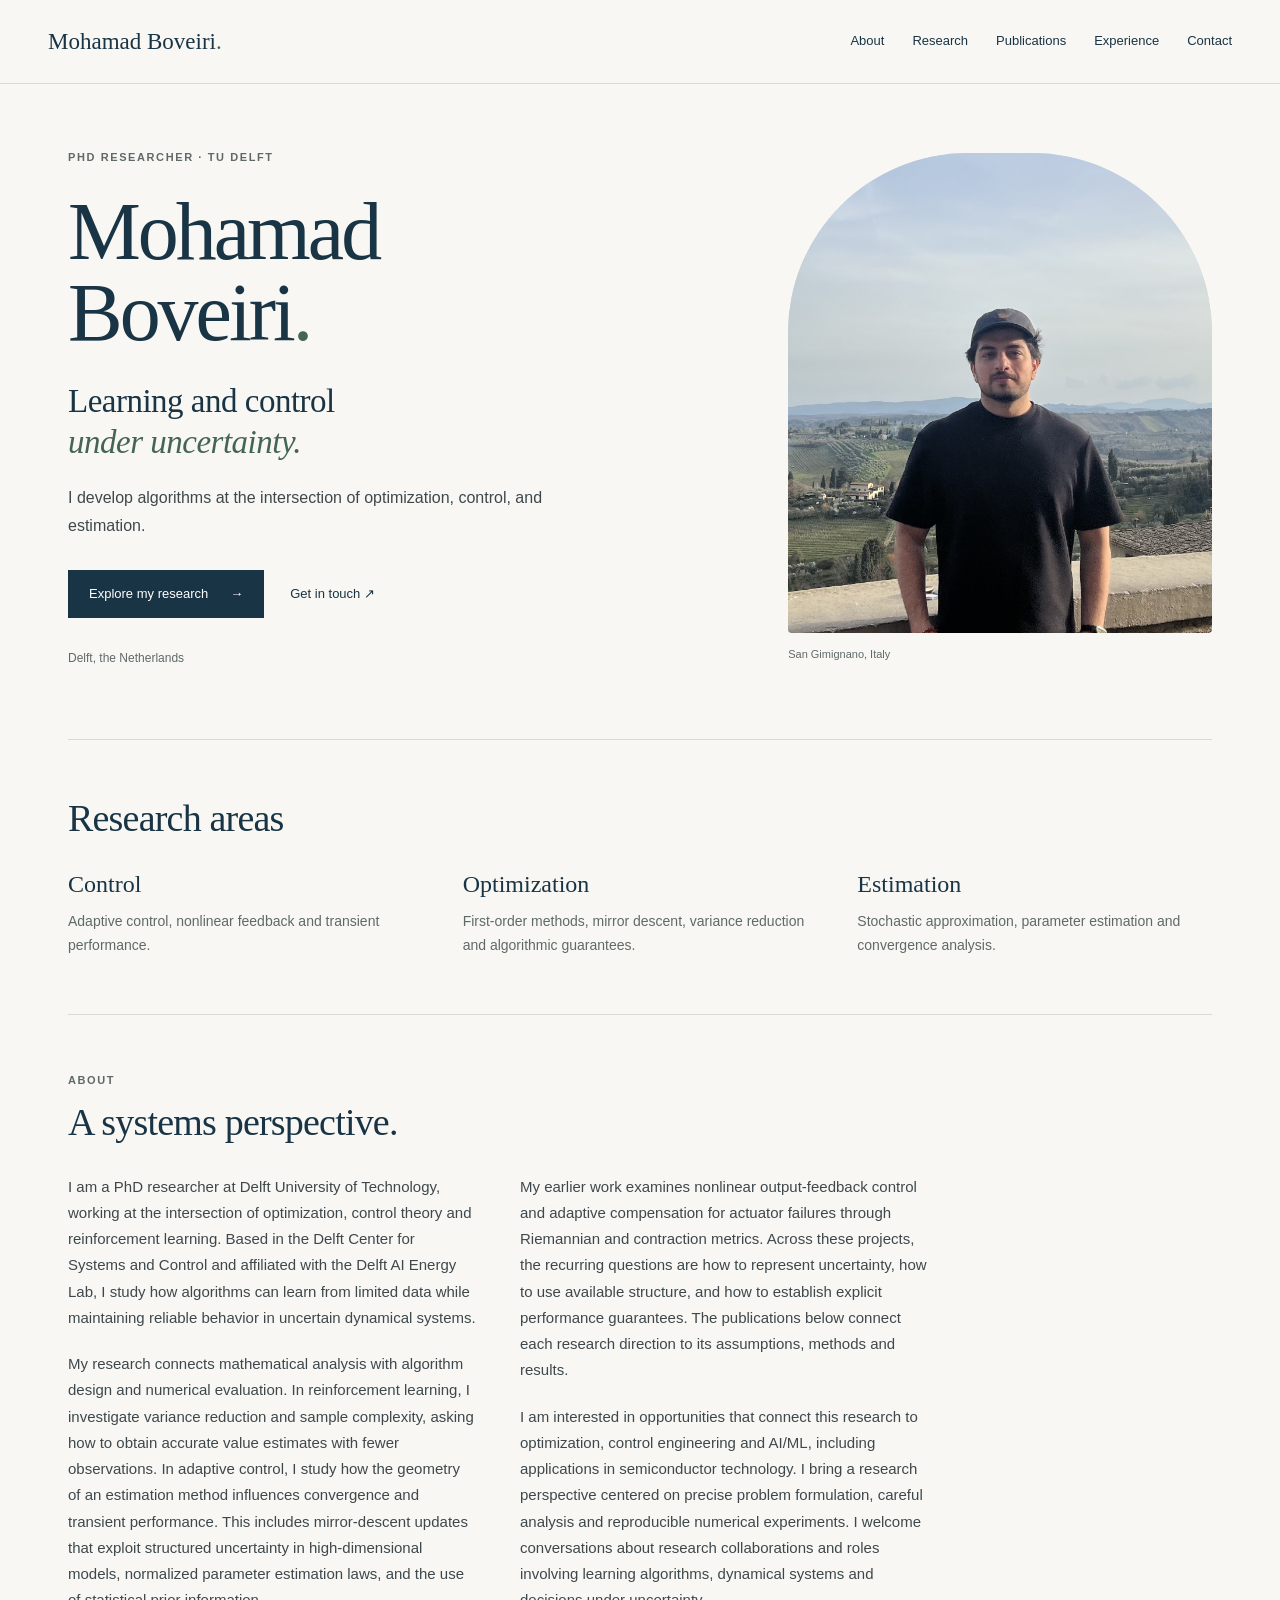
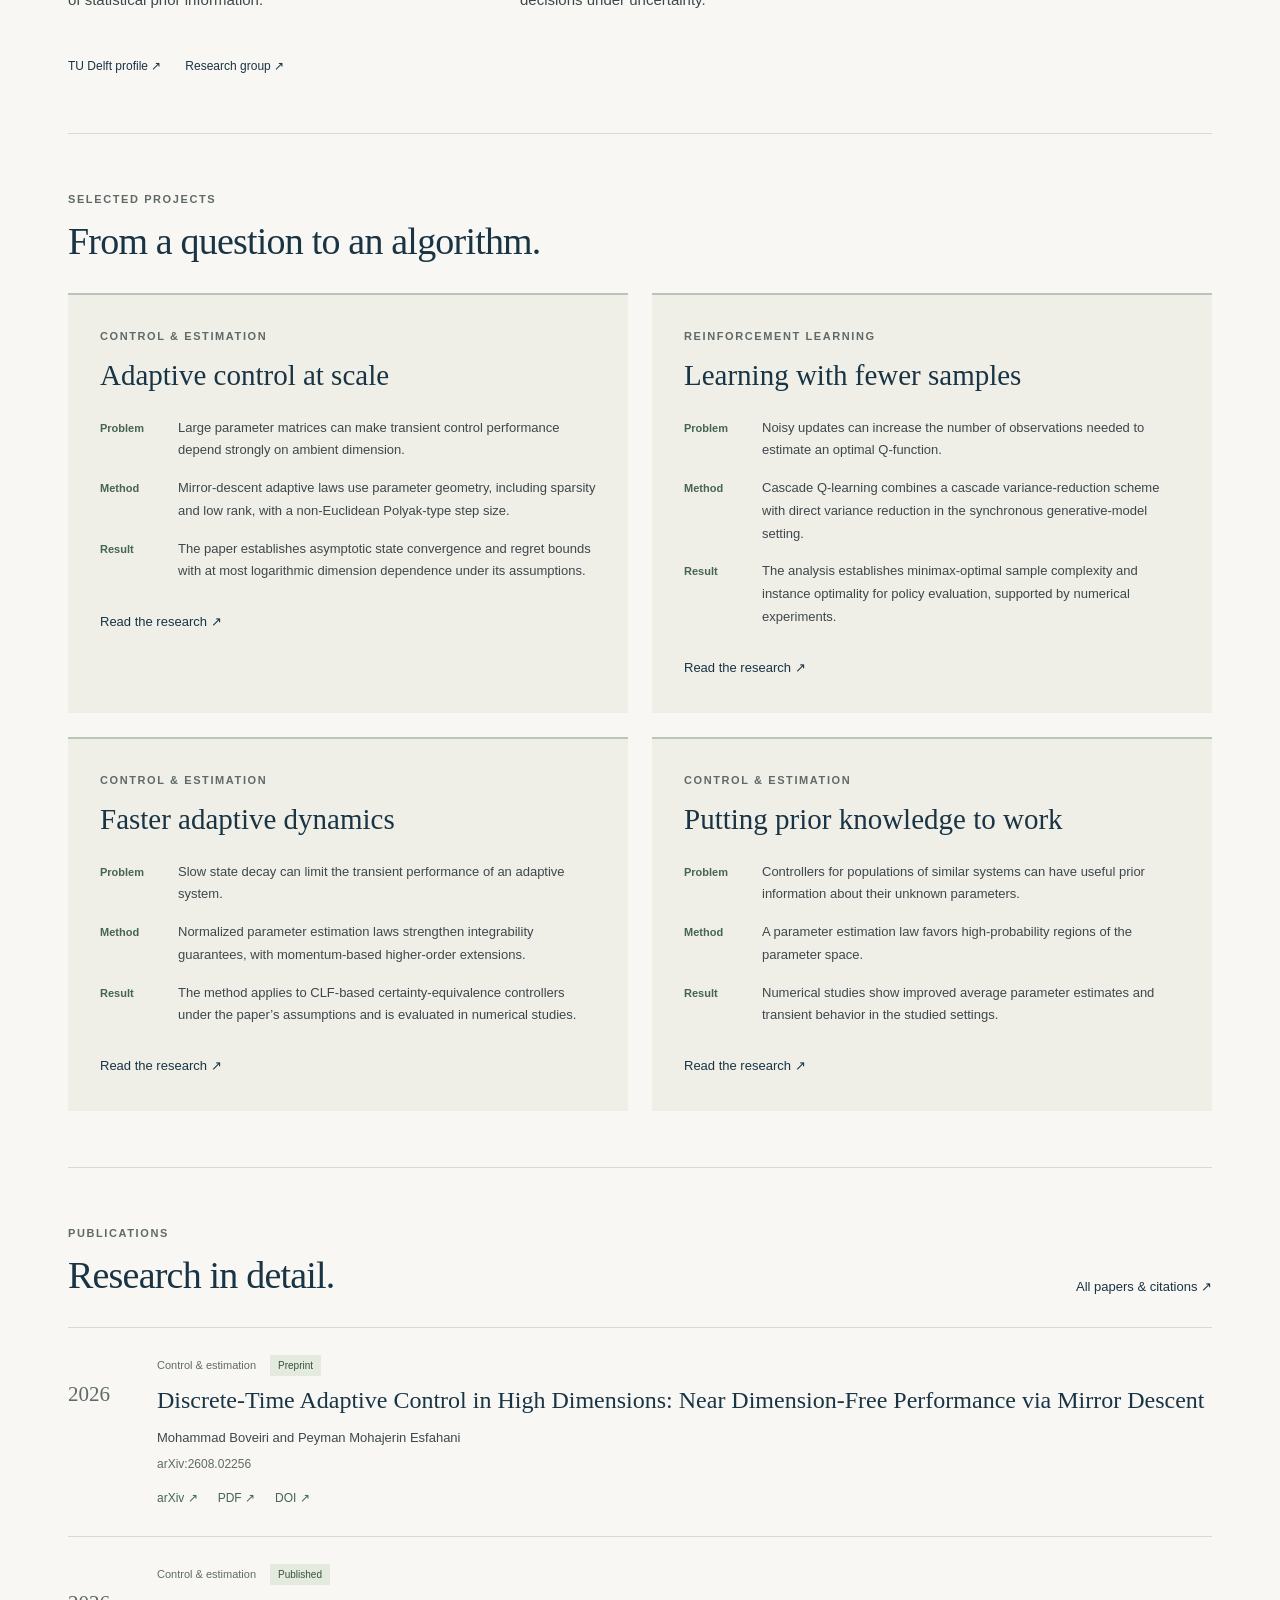
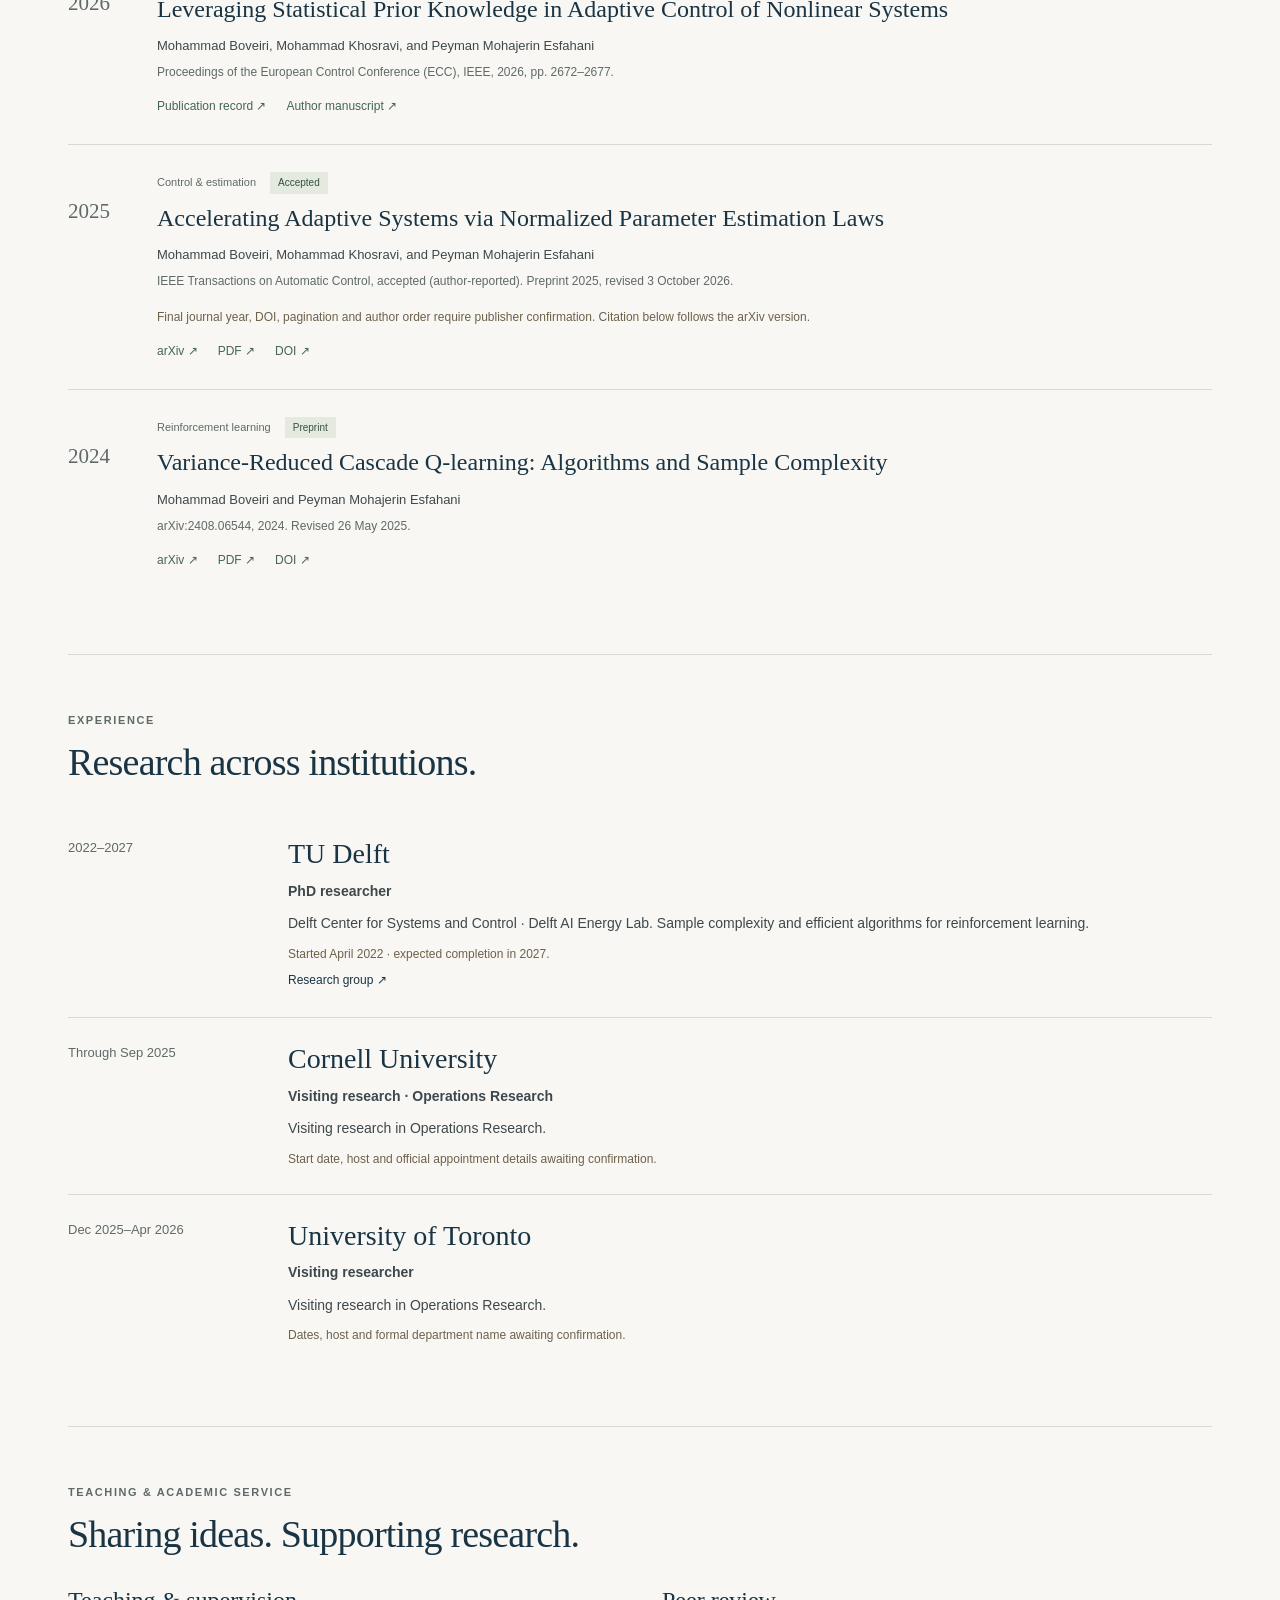
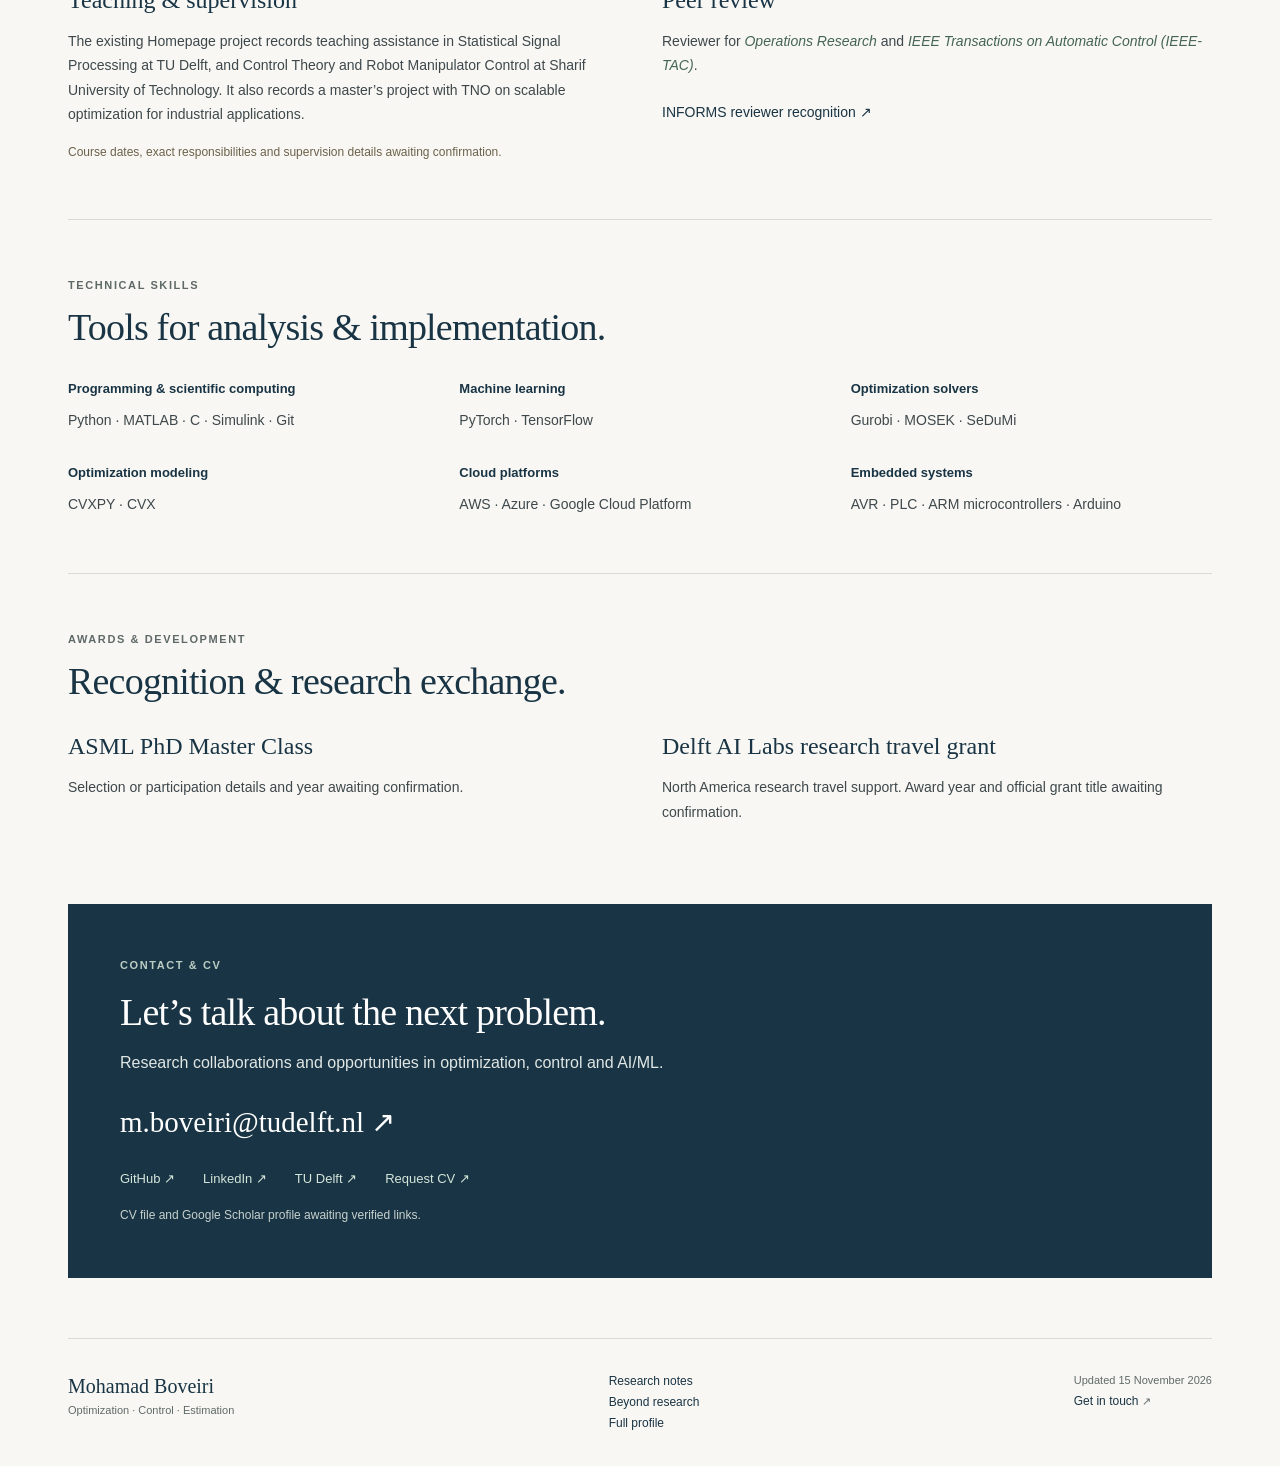
<file: index.html>
<!doctype html>
<html lang="en">
<head>
  <meta charset="utf-8">
  <meta name="viewport" content="width=device-width, initial-scale=1">
  <title>Home · Mohamad Boveiri</title>
  <meta name="description" content="Mohamad Boveiri, PhD researcher at TU Delft. Optimization, control, and estimation. Research, publications and professional experience.">
  <meta name="theme-color" content="#f8f7f3">
  <meta property="og:title" content="Home · Mohamad Boveiri">
  <meta property="og:description" content="Mohamad Boveiri, PhD researcher at TU Delft. Optimization, control, and estimation. Research, publications and professional experience.">
  <meta property="og:type" content="website">
  <link rel="icon" href="./assets/favicon.svg" type="image/svg+xml">
  <link rel="stylesheet" href="./assets/style.css">
  <script src="./assets/site.js" defer></script>
</head>
<body>
  <a class="skip-link" href="#main">Skip to content</a>
  <header class="site-header"><div class="header-inner">
    <a class="wordmark" href="./index.html">Mohamad Boveiri<span class="wordmark-dot">.</span></a>
    <button class="menu-toggle" aria-expanded="false" aria-controls="main-nav">Menu <span aria-hidden="true">☰</span></button>
    <nav id="main-nav" aria-label="Main navigation"><a href="./index.html#about" class="">About</a><a href="./research/index.html" class="">Research</a><a href="./publications/index.html" class="">Publications</a><a href="./index.html#experience" class="">Experience</a><a href="./index.html#contact" class="">Contact</a></nav>
  </div></header>
  <main id="main" tabindex="-1"><div class="home-grid"><div class="home-main"><p class="eyebrow">PhD researcher · TU Delft</p><h1 class="home-name">Mohamad<br>Boveiri<span class="wordmark-dot">.</span></h1>
<p class="home-statement">Learning and control<br><em>under uncertainty.</em></p><p class="home-bio">I develop algorithms at the intersection of optimization, control, and estimation.</p>
<div class="hero-links"><a href="./index.html#projects" class="button button-dark">Explore my research <span aria-hidden="true">→</span></a><a href="./index.html#contact" class="text-link">Get in touch <span aria-hidden="true">↗</span></a></div>
<p class="hero-location">Delft, the Netherlands</p></div>
<aside class="profile-aside"><figure><div class="portrait-frame"><img src="./assets/hero.jpg" alt="Mohamad Boveiri in San Gimignano, Italy" width="2048" height="1152" fetchpriority="high"></div><figcaption>San Gimignano, Italy</figcaption></figure></aside></div>
<section class="home-section" id="research"><div class="section-heading"><h2>Research areas</h2></div><div class="research-strips">
<div><h3>Control</h3><p>Adaptive control, nonlinear feedback and transient performance.</p></div><div><h3>Optimization</h3><p>First-order methods, mirror descent, variance reduction and algorithmic guarantees.</p></div><div><h3>Estimation</h3><p>Stochastic approximation, parameter estimation and convergence analysis.</p></div></div></section>
<section class="home-section" id="about"><div class="section-heading"><div><p class="eyebrow">About</p><h2>A systems perspective.</h2></div></div><div class="profile-copy"><p>I am a PhD researcher at Delft University of Technology, working at the intersection of optimization, control theory and reinforcement learning. Based in the Delft Center for Systems and Control and affiliated with the Delft AI Energy Lab, I study how algorithms can learn from limited data while maintaining reliable behavior in uncertain dynamical systems.</p><p>My research connects mathematical analysis with algorithm design and numerical evaluation. In reinforcement learning, I investigate variance reduction and sample complexity, asking how to obtain accurate value estimates with fewer observations. In adaptive control, I study how the geometry of an estimation method influences convergence and transient performance. This includes mirror-descent updates that exploit structured uncertainty in high-dimensional models, normalized parameter estimation laws, and the use of statistical prior information.</p><p>My earlier work examines nonlinear output-feedback control and adaptive compensation for actuator failures through Riemannian and contraction metrics. Across these projects, the recurring questions are how to represent uncertainty, how to use available structure, and how to establish explicit performance guarantees. The publications below connect each research direction to its assumptions, methods and results.</p><p>I am interested in opportunities that connect this research to optimization, control engineering and AI/ML, including applications in semiconductor technology. I bring a research perspective centered on precise problem formulation, careful analysis and reproducible numerical experiments. I welcome conversations about research collaborations and roles involving learning algorithms, dynamical systems and decisions under uncertainty.</p></div><p class="source-links"><a href="https://www.tudelft.nl/staff/m.boveiri/" class="" target="_blank" rel="noopener noreferrer">TU Delft profile <span aria-hidden="true">↗</span></a><a href="https://mohajerinesfahani.github.io/team.html" class="" target="_blank" rel="noopener noreferrer">Research group <span aria-hidden="true">↗</span></a></p></section>
<section class="home-section" id="projects"><div class="section-heading"><div><p class="eyebrow">Selected projects</p><h2>From a question to an algorithm.</h2></div></div><div class="project-grid"><article class="project"><p class="eyebrow">Control &amp; estimation</p><h3>Adaptive control at scale</h3><dl><div><dt>Problem</dt><dd>Large parameter matrices can make transient control performance depend strongly on ambient dimension.</dd></div><div><dt>Method</dt><dd>Mirror-descent adaptive laws use parameter geometry, including sparsity and low rank, with a non-Euclidean Polyak-type step size.</dd></div><div><dt>Result</dt><dd>The paper establishes asymptotic state convergence and regret bounds with at most logarithmic dimension dependence under its assumptions.</dd></div></dl><a href="https://arxiv.org/abs/2608.02256" class="text-link" target="_blank" rel="noopener noreferrer">Read the research <span aria-hidden="true">↗</span></a></article><article class="project"><p class="eyebrow">Reinforcement learning</p><h3>Learning with fewer samples</h3><dl><div><dt>Problem</dt><dd>Noisy updates can increase the number of observations needed to estimate an optimal Q-function.</dd></div><div><dt>Method</dt><dd>Cascade Q-learning combines a cascade variance-reduction scheme with direct variance reduction in the synchronous generative-model setting.</dd></div><div><dt>Result</dt><dd>The analysis establishes minimax-optimal sample complexity and instance optimality for policy evaluation, supported by numerical experiments.</dd></div></dl><a href="https://arxiv.org/abs/2408.06544" class="text-link" target="_blank" rel="noopener noreferrer">Read the research <span aria-hidden="true">↗</span></a></article><article class="project"><p class="eyebrow">Control &amp; estimation</p><h3>Faster adaptive dynamics</h3><dl><div><dt>Problem</dt><dd>Slow state decay can limit the transient performance of an adaptive system.</dd></div><div><dt>Method</dt><dd>Normalized parameter estimation laws strengthen integrability guarantees, with momentum-based higher-order extensions.</dd></div><div><dt>Result</dt><dd>The method applies to CLF-based certainty-equivalence controllers under the paper’s assumptions and is evaluated in numerical studies.</dd></div></dl><a href="https://arxiv.org/abs/2510.17371" class="text-link" target="_blank" rel="noopener noreferrer">Read the research <span aria-hidden="true">↗</span></a></article><article class="project"><p class="eyebrow">Control &amp; estimation</p><h3>Putting prior knowledge to work</h3><dl><div><dt>Problem</dt><dd>Controllers for populations of similar systems can have useful prior information about their unknown parameters.</dd></div><div><dt>Method</dt><dd>A parameter estimation law favors high-probability regions of the parameter space.</dd></div><div><dt>Result</dt><dd>Numerical studies show improved average parameter estimates and transient behavior in the studied settings.</dd></div></dl><a href="https://research.tudelft.nl/en/publications/leveraging-statistical-prior-knowledge-in-adaptive-control-of-non/" class="text-link" target="_blank" rel="noopener noreferrer">Read the research <span aria-hidden="true">↗</span></a></article></div></section>
<section class="home-section" id="publications"><div class="section-heading"><div><p class="eyebrow">Publications</p><h2>Research in detail.</h2></div><a href="./publications/index.html" class="">All papers & citations <span aria-hidden="true">↗</span></a></div><article class="paper" id="high-dimensional-control" data-topic="Control &amp; estimation" data-status="Preprint" data-search="discrete-time adaptive control in high dimensions: near dimension-free performance via mirror descent mohammad boveiri and peyman mohajerin esfahani control &amp; estimation arxiv:2608.02256 2026">
    <div class="paper-year">2026</div>
    <div class="paper-content"><div class="paper-topline"><span class="topic-label">Control &amp; estimation</span><span class="badge">Preprint</span></div>
    <h3><a href="https://arxiv.org/abs/2608.02256" class="" target="_blank" rel="noopener noreferrer">Discrete-Time Adaptive Control in High Dimensions: Near Dimension-Free Performance via Mirror Descent</a></h3><p class="authors">Mohammad Boveiri and Peyman Mohajerin Esfahani</p><p class="venue">arXiv:2608.02256</p>
    <div class="paper-links"><a href="https://arxiv.org/abs/2608.02256" class="" target="_blank" rel="noopener noreferrer">arXiv <span aria-hidden="true">↗</span></a><a href="https://arxiv.org/pdf/2608.02256" class="" target="_blank" rel="noopener noreferrer">PDF <span aria-hidden="true">↗</span></a><a href="https://doi.org/10.48550/arXiv.2608.02256" class="" target="_blank" rel="noopener noreferrer">DOI <span aria-hidden="true">↗</span></a></div></div></article><article class="paper" id="statistical-prior" data-topic="Control &amp; estimation" data-status="Published" data-search="leveraging statistical prior knowledge in adaptive control of nonlinear systems mohammad boveiri, mohammad khosravi, and peyman mohajerin esfahani control &amp; estimation proceedings of the european control conference (ecc), ieee, 2026, pp. 2672–2677. 2026">
    <div class="paper-year">2026</div>
    <div class="paper-content"><div class="paper-topline"><span class="topic-label">Control &amp; estimation</span><span class="badge">Published</span></div>
    <h3><a href="https://research.tudelft.nl/en/publications/leveraging-statistical-prior-knowledge-in-adaptive-control-of-non/" class="" target="_blank" rel="noopener noreferrer">Leveraging Statistical Prior Knowledge in Adaptive Control of Nonlinear Systems</a></h3><p class="authors">Mohammad Boveiri, Mohammad Khosravi, and Peyman Mohajerin Esfahani</p><p class="venue">Proceedings of the European Control Conference (ECC), IEEE, 2026, pp. 2672–2677.</p>
    <div class="paper-links"><a href="https://research.tudelft.nl/en/publications/leveraging-statistical-prior-knowledge-in-adaptive-control-of-non/" class="" target="_blank" rel="noopener noreferrer">Publication record <span aria-hidden="true">↗</span></a><a href="https://github.com/BoveiriM/Boveiri_ECC_2026/blob/main/ECC_2.pdf" class="" target="_blank" rel="noopener noreferrer">Author manuscript <span aria-hidden="true">↗</span></a></div></div></article><article class="paper" id="normalized-estimation" data-topic="Control &amp; estimation" data-status="Accepted" data-search="accelerating adaptive systems via normalized parameter estimation laws mohammad boveiri, mohammad khosravi, and peyman mohajerin esfahani control &amp; estimation ieee transactions on automatic control, accepted (author-reported). preprint 2025, revised 3 october 2026. 2025">
    <div class="paper-year">2025</div>
    <div class="paper-content"><div class="paper-topline"><span class="topic-label">Control &amp; estimation</span><span class="badge">Accepted</span></div>
    <h3><a href="https://arxiv.org/abs/2510.17371" class="" target="_blank" rel="noopener noreferrer">Accelerating Adaptive Systems via Normalized Parameter Estimation Laws</a></h3><p class="authors">Mohammad Boveiri, Mohammad Khosravi, and Peyman Mohajerin Esfahani</p><p class="venue">IEEE Transactions on Automatic Control, accepted (author-reported). Preprint 2025, revised 3 October 2026.</p>
    <p class="review-note">Final journal year, DOI, pagination and author order require publisher confirmation. Citation below follows the arXiv version.</p><div class="paper-links"><a href="https://arxiv.org/abs/2510.17371" class="" target="_blank" rel="noopener noreferrer">arXiv <span aria-hidden="true">↗</span></a><a href="https://arxiv.org/pdf/2510.17371" class="" target="_blank" rel="noopener noreferrer">PDF <span aria-hidden="true">↗</span></a><a href="https://doi.org/10.48550/arXiv.2510.17371" class="" target="_blank" rel="noopener noreferrer">DOI <span aria-hidden="true">↗</span></a></div></div></article><article class="paper" id="cascade-q-learning" data-topic="Reinforcement learning" data-status="Preprint" data-search="variance-reduced cascade q-learning: algorithms and sample complexity mohammad boveiri and peyman mohajerin esfahani reinforcement learning arxiv:2408.06544, 2024. revised 26 may 2025. 2024">
    <div class="paper-year">2024</div>
    <div class="paper-content"><div class="paper-topline"><span class="topic-label">Reinforcement learning</span><span class="badge">Preprint</span></div>
    <h3><a href="https://arxiv.org/abs/2408.06544" class="" target="_blank" rel="noopener noreferrer">Variance-Reduced Cascade Q-learning: Algorithms and Sample Complexity</a></h3><p class="authors">Mohammad Boveiri and Peyman Mohajerin Esfahani</p><p class="venue">arXiv:2408.06544, 2024. Revised 26 May 2025.</p>
    <div class="paper-links"><a href="https://arxiv.org/abs/2408.06544" class="" target="_blank" rel="noopener noreferrer">arXiv <span aria-hidden="true">↗</span></a><a href="https://arxiv.org/pdf/2408.06544" class="" target="_blank" rel="noopener noreferrer">PDF <span aria-hidden="true">↗</span></a><a href="https://doi.org/10.48550/arXiv.2408.06544" class="" target="_blank" rel="noopener noreferrer">DOI <span aria-hidden="true">↗</span></a></div></div></article></section>
<section class="home-section" id="experience"><div class="section-heading"><div><p class="eyebrow">Experience</p><h2>Research across institutions.</h2></div></div><div class="timeline"><div><span>2022–2027</span><div><h3>TU Delft</h3><p class="role">PhD researcher</p><p>Delft Center for Systems and Control · Delft AI Energy Lab. Sample complexity and efficient algorithms for reinforcement learning.</p><p class="review-note">Started April 2022 · expected completion in 2027.</p><a href="https://mohajerinesfahani.github.io/team.html" class="" target="_blank" rel="noopener noreferrer">Research group <span aria-hidden="true">↗</span></a></div></div><div><span>Through Sep 2025</span><div><h3>Cornell University</h3><p class="role">Visiting research · Operations Research</p><p>Visiting research in Operations Research.</p><p class="review-note">Start date, host and official appointment details awaiting confirmation.</p></div></div><div><span>Dec 2025–Apr 2026</span><div><h3>University of Toronto</h3><p class="role">Visiting researcher</p><p>Visiting research in Operations Research.</p><p class="review-note">Dates, host and formal department name awaiting confirmation.</p></div></div></div></section><section class="home-section" id="service"><div class="section-heading"><div><p class="eyebrow">Teaching & academic service</p><h2>Sharing ideas. Supporting research.</h2></div></div>
<div class="two-column-copy"><div><h3>Teaching & supervision</h3><p>The existing Homepage project records teaching assistance in Statistical Signal Processing at TU Delft, and Control Theory and Robot Manipulator Control at Sharif University of Technology. It also records a master’s project with TNO on scalable optimization for industrial applications.</p><p class="review-note">Course dates, exact responsibilities and supervision details awaiting confirmation.</p></div>
<div><h3>Peer review</h3><p>Reviewer for <em>Operations Research</em> and <em>IEEE Transactions on Automatic Control (IEEE-TAC)</em>.</p><p class="source-links"><a href="https://pubsonline.informs.org/page/opre/reviewer_recognition" target="_blank" rel="noopener noreferrer">INFORMS reviewer recognition ↗</a></p></div></div></section><section class="home-section" id="skills"><div class="section-heading"><div><p class="eyebrow">Technical skills</p><h2>Tools for analysis & implementation.</h2></div></div><div class="skills-grid"><div><h3>Programming &amp; scientific computing</h3><p>Python · MATLAB · C · Simulink · Git</p></div><div><h3>Machine learning</h3><p>PyTorch · TensorFlow</p></div><div><h3>Optimization solvers</h3><p>Gurobi · MOSEK · SeDuMi</p></div><div><h3>Optimization modeling</h3><p>CVXPY · CVX</p></div><div><h3>Cloud platforms</h3><p>AWS · Azure · Google Cloud Platform</p></div><div><h3>Embedded systems</h3><p>AVR · PLC · ARM microcontrollers · Arduino</p></div></div></section><section class="home-section" id="awards"><div class="section-heading"><div><p class="eyebrow">Awards & development</p><h2>Recognition & research exchange.</h2></div></div>
<div class="two-column-copy"><div><h3>ASML PhD Master Class</h3><p>Selection or participation details and year awaiting confirmation.</p></div><div><h3>Delft AI Labs research travel grant</h3><p>North America research travel support. Award year and official grant title awaiting confirmation.</p></div></div></section><section class="contact-section" id="contact"><p class="eyebrow">Contact & CV</p><h2>Let’s talk about the next problem.</h2><p>Research collaborations and opportunities in optimization, control and AI/ML.</p><a href="mailto:m.boveiri@tudelft.nl" class="contact-link">m.boveiri@tudelft.nl <span aria-hidden="true">↗</span></a>
<div class="contact-links"><a href="https://github.com/BoveiriM" class="" target="_blank" rel="noopener noreferrer">GitHub <span aria-hidden="true">↗</span></a><a href="https://www.linkedin.com/in/mohamad-boveiri-46625616a/" class="" target="_blank" rel="noopener noreferrer">LinkedIn <span aria-hidden="true">↗</span></a><a href="https://www.tudelft.nl/staff/m.boveiri/" class="" target="_blank" rel="noopener noreferrer">TU Delft <span aria-hidden="true">↗</span></a><a href="mailto:m.boveiri@tudelft.nl?subject=CV%20request" class="">Request CV <span aria-hidden="true">↗</span></a></div>
<p class="review-note">CV file and Google Scholar profile awaiting verified links.</p></section></main>
  <footer class="site-footer">
    <div><a class="footer-name" href="./index.html">Mohamad Boveiri</a><span>Optimization · Control · Estimation</span></div>
    <div class="footer-links"><a href="./blog/index.html" class="">Research notes</a><a href="./personal/index.html" class="">Beyond research</a><a href="./about/index.html" class="">Full profile</a></div>
    <div><span>Updated 15 November 2026</span><a href="mailto:m.boveiri@tudelft.nl" class="">Get in touch <span aria-hidden="true">↗</span></a></div>
  </footer>
  <div class="toast" role="status" aria-live="polite"></div>
</body>
</html>
</file>
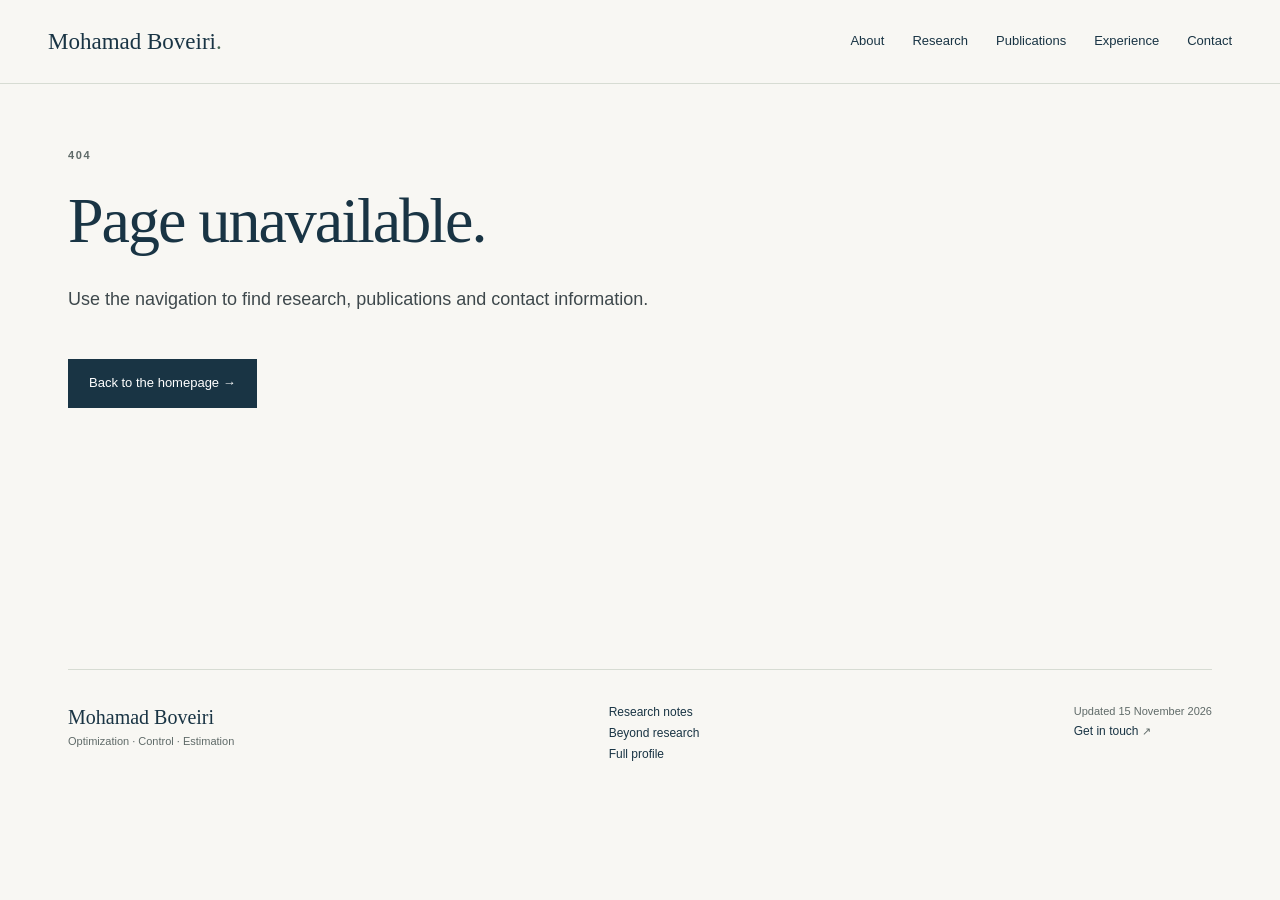
<file: 404/index.html>
<!doctype html>
<html lang="en">
<head>
  <meta charset="utf-8">
  <meta name="viewport" content="width=device-width, initial-scale=1">
  <title>Page unavailable · Mohamad Boveiri</title>
  <meta name="description" content="Mohamad Boveiri, PhD researcher at TU Delft. Optimization, control, and estimation. Research, publications and professional experience.">
  <meta name="theme-color" content="#f8f7f3">
  <meta property="og:title" content="Page unavailable · Mohamad Boveiri">
  <meta property="og:description" content="Mohamad Boveiri, PhD researcher at TU Delft. Optimization, control, and estimation. Research, publications and professional experience.">
  <meta property="og:type" content="website">
  <link rel="icon" href="../assets/favicon.svg" type="image/svg+xml">
  <link rel="stylesheet" href="../assets/style.css">
  <script src="../assets/site.js" defer></script>
</head>
<body>
  <a class="skip-link" href="#main">Skip to content</a>
  <header class="site-header"><div class="header-inner">
    <a class="wordmark" href="../index.html">Mohamad Boveiri<span class="wordmark-dot">.</span></a>
    <button class="menu-toggle" aria-expanded="false" aria-controls="main-nav">Menu <span aria-hidden="true">☰</span></button>
    <nav id="main-nav" aria-label="Main navigation"><a href="../index.html#about" class="">About</a><a href="../research/index.html" class="">Research</a><a href="../publications/index.html" class="">Publications</a><a href="../index.html#experience" class="">Experience</a><a href="../index.html#contact" class="">Contact</a></nav>
  </div></header>
  <main id="main" tabindex="-1"><div class="page-heading"><p class="eyebrow">404</p><h1>Page unavailable.</h1><p class="lede">Use the navigation to find research, publications and contact information.</p></div><a href="../index.html" class="button button-dark">Back to the homepage →</a></main>
  <footer class="site-footer">
    <div><a class="footer-name" href="../index.html">Mohamad Boveiri</a><span>Optimization · Control · Estimation</span></div>
    <div class="footer-links"><a href="../blog/index.html" class="">Research notes</a><a href="../personal/index.html" class="">Beyond research</a><a href="../about/index.html" class="">Full profile</a></div>
    <div><span>Updated 15 November 2026</span><a href="mailto:m.boveiri@tudelft.nl" class="">Get in touch <span aria-hidden="true">↗</span></a></div>
  </footer>
  <div class="toast" role="status" aria-live="polite"></div>
</body>
</html>
</file>
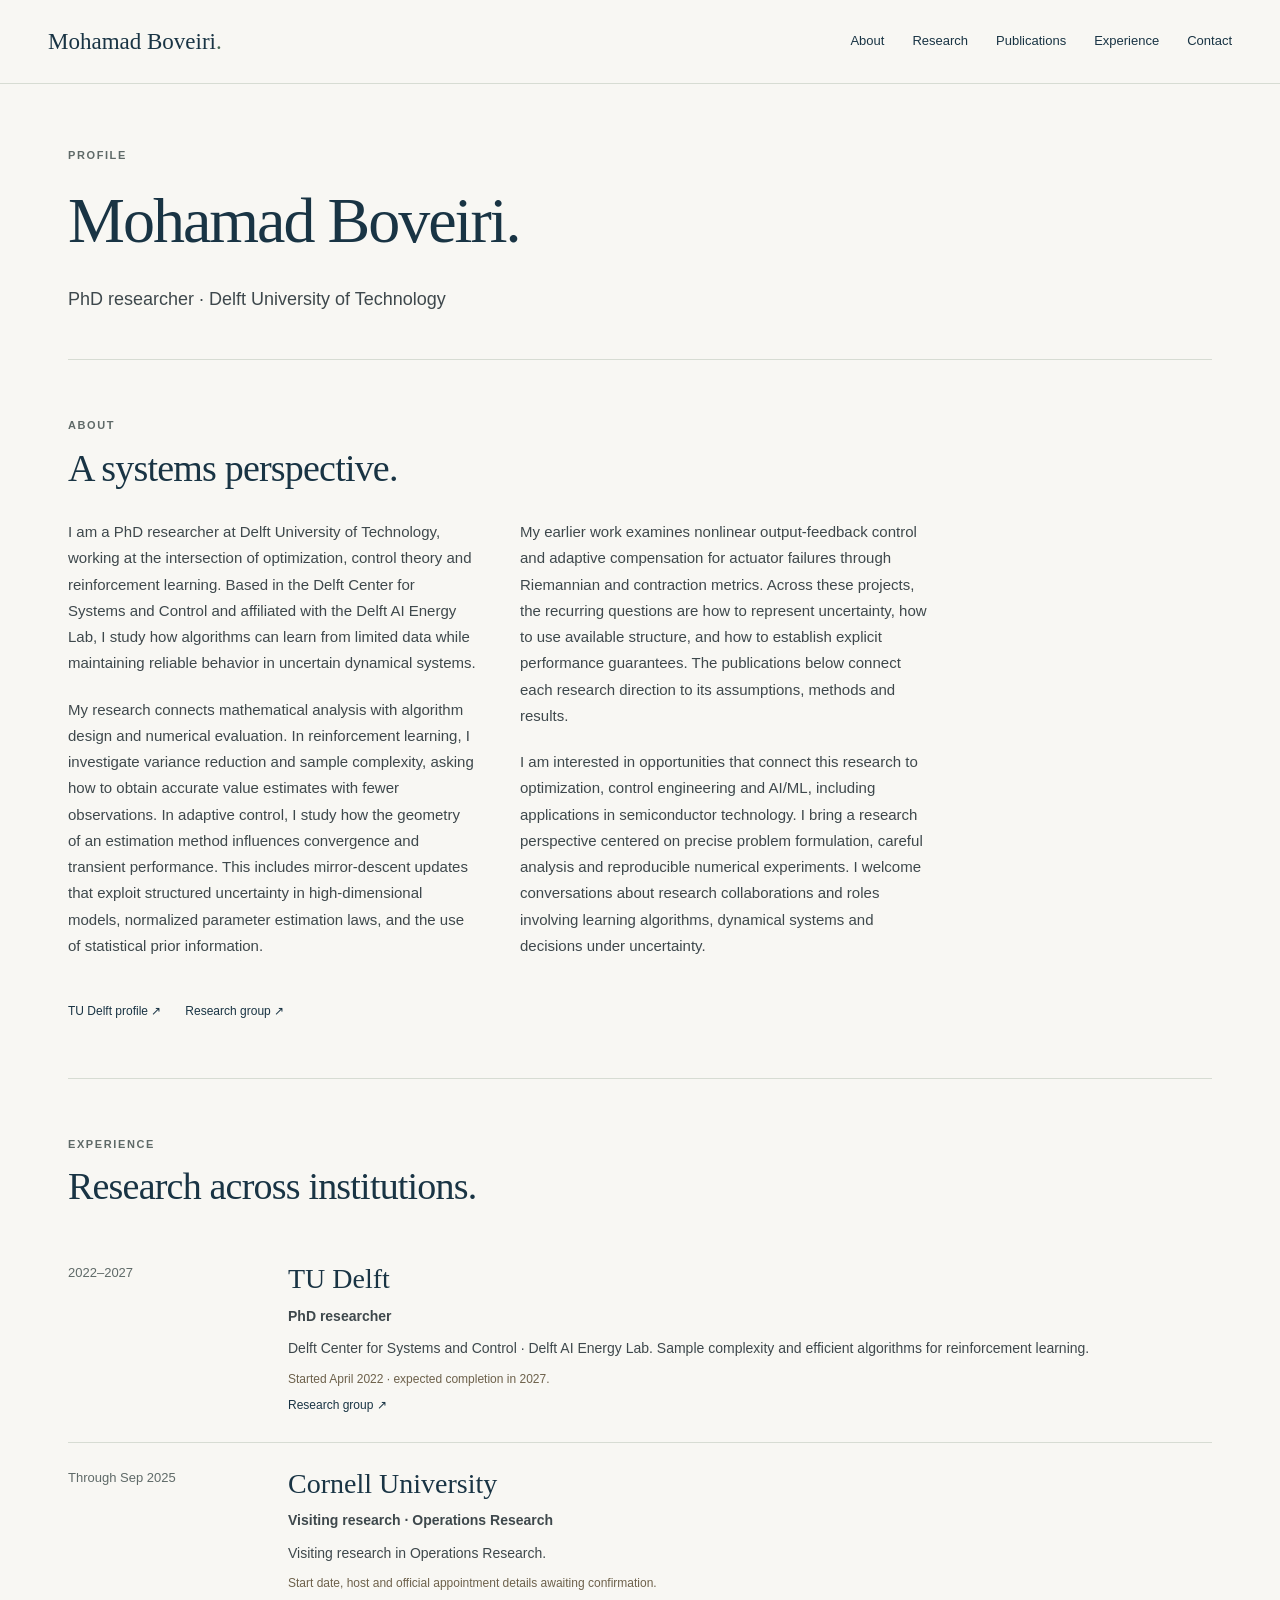
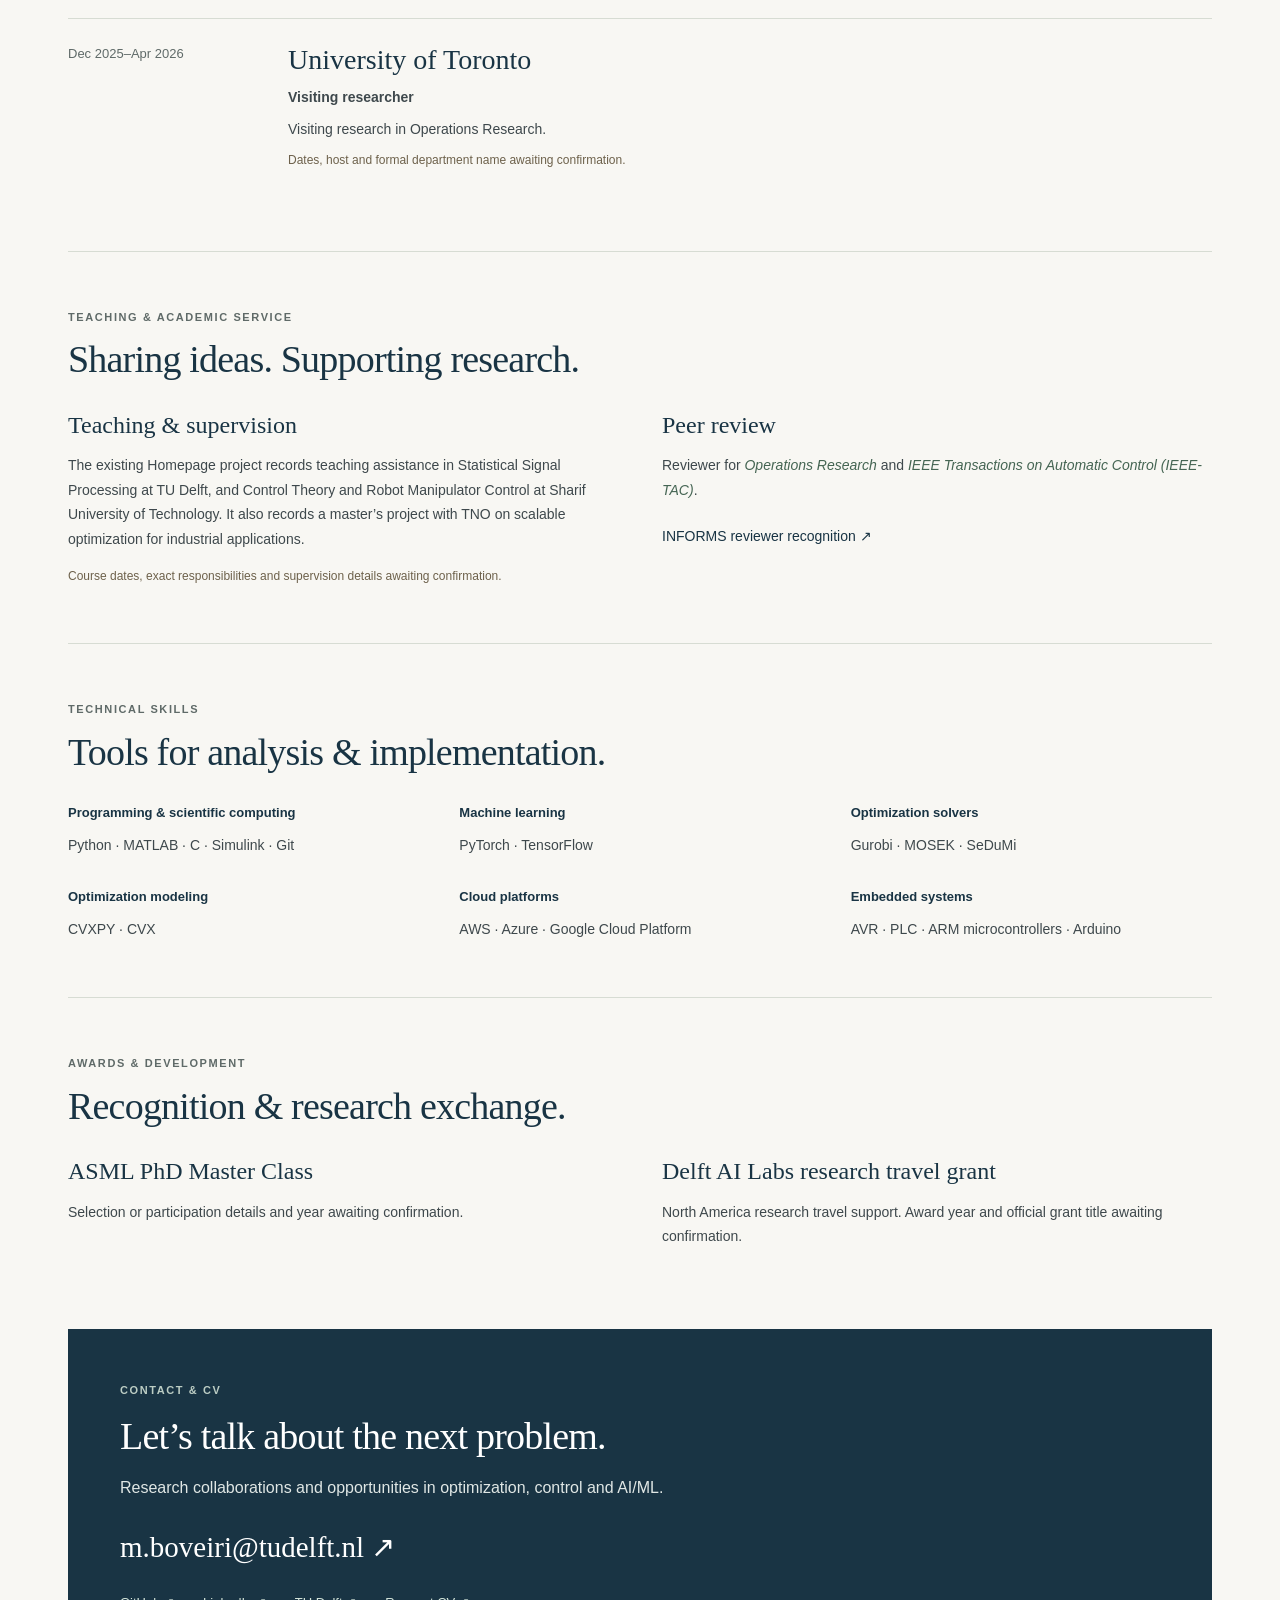
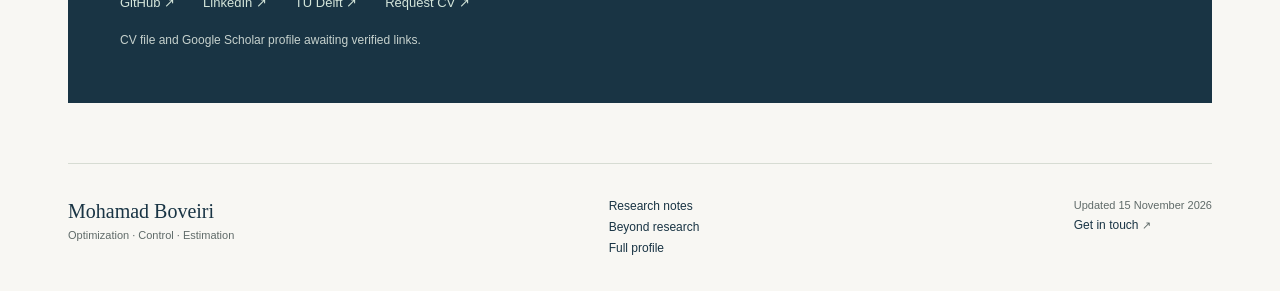
<file: about/index.html>
<!doctype html>
<html lang="en">
<head>
  <meta charset="utf-8">
  <meta name="viewport" content="width=device-width, initial-scale=1">
  <title>About · Mohamad Boveiri</title>
  <meta name="description" content="Mohamad Boveiri, PhD researcher at TU Delft. Optimization, control, and estimation. Research, publications and professional experience.">
  <meta name="theme-color" content="#f8f7f3">
  <meta property="og:title" content="About · Mohamad Boveiri">
  <meta property="og:description" content="Mohamad Boveiri, PhD researcher at TU Delft. Optimization, control, and estimation. Research, publications and professional experience.">
  <meta property="og:type" content="website">
  <link rel="icon" href="../assets/favicon.svg" type="image/svg+xml">
  <link rel="stylesheet" href="../assets/style.css">
  <script src="../assets/site.js" defer></script>
</head>
<body>
  <a class="skip-link" href="#main">Skip to content</a>
  <header class="site-header"><div class="header-inner">
    <a class="wordmark" href="../index.html">Mohamad Boveiri<span class="wordmark-dot">.</span></a>
    <button class="menu-toggle" aria-expanded="false" aria-controls="main-nav">Menu <span aria-hidden="true">☰</span></button>
    <nav id="main-nav" aria-label="Main navigation"><a href="../index.html#about" class="">About</a><a href="../research/index.html" class="">Research</a><a href="../publications/index.html" class="">Publications</a><a href="../index.html#experience" class="">Experience</a><a href="../index.html#contact" class="">Contact</a></nav>
  </div></header>
  <main id="main" tabindex="-1"><div class="page-heading"><p class="eyebrow">Profile</p><h1>Mohamad Boveiri.</h1><p class="lede">PhD researcher · Delft University of Technology</p></div><section class="home-section" id="about"><div class="section-heading"><div><p class="eyebrow">About</p><h2>A systems perspective.</h2></div></div><div class="profile-copy"><p>I am a PhD researcher at Delft University of Technology, working at the intersection of optimization, control theory and reinforcement learning. Based in the Delft Center for Systems and Control and affiliated with the Delft AI Energy Lab, I study how algorithms can learn from limited data while maintaining reliable behavior in uncertain dynamical systems.</p><p>My research connects mathematical analysis with algorithm design and numerical evaluation. In reinforcement learning, I investigate variance reduction and sample complexity, asking how to obtain accurate value estimates with fewer observations. In adaptive control, I study how the geometry of an estimation method influences convergence and transient performance. This includes mirror-descent updates that exploit structured uncertainty in high-dimensional models, normalized parameter estimation laws, and the use of statistical prior information.</p><p>My earlier work examines nonlinear output-feedback control and adaptive compensation for actuator failures through Riemannian and contraction metrics. Across these projects, the recurring questions are how to represent uncertainty, how to use available structure, and how to establish explicit performance guarantees. The publications below connect each research direction to its assumptions, methods and results.</p><p>I am interested in opportunities that connect this research to optimization, control engineering and AI/ML, including applications in semiconductor technology. I bring a research perspective centered on precise problem formulation, careful analysis and reproducible numerical experiments. I welcome conversations about research collaborations and roles involving learning algorithms, dynamical systems and decisions under uncertainty.</p></div><p class="source-links"><a href="https://www.tudelft.nl/staff/m.boveiri/" class="" target="_blank" rel="noopener noreferrer">TU Delft profile <span aria-hidden="true">↗</span></a><a href="https://mohajerinesfahani.github.io/team.html" class="" target="_blank" rel="noopener noreferrer">Research group <span aria-hidden="true">↗</span></a></p></section><section class="home-section" id="experience"><div class="section-heading"><div><p class="eyebrow">Experience</p><h2>Research across institutions.</h2></div></div><div class="timeline"><div><span>2022–2027</span><div><h3>TU Delft</h3><p class="role">PhD researcher</p><p>Delft Center for Systems and Control · Delft AI Energy Lab. Sample complexity and efficient algorithms for reinforcement learning.</p><p class="review-note">Started April 2022 · expected completion in 2027.</p><a href="https://mohajerinesfahani.github.io/team.html" class="" target="_blank" rel="noopener noreferrer">Research group <span aria-hidden="true">↗</span></a></div></div><div><span>Through Sep 2025</span><div><h3>Cornell University</h3><p class="role">Visiting research · Operations Research</p><p>Visiting research in Operations Research.</p><p class="review-note">Start date, host and official appointment details awaiting confirmation.</p></div></div><div><span>Dec 2025–Apr 2026</span><div><h3>University of Toronto</h3><p class="role">Visiting researcher</p><p>Visiting research in Operations Research.</p><p class="review-note">Dates, host and formal department name awaiting confirmation.</p></div></div></div></section><section class="home-section" id="service"><div class="section-heading"><div><p class="eyebrow">Teaching & academic service</p><h2>Sharing ideas. Supporting research.</h2></div></div>
<div class="two-column-copy"><div><h3>Teaching & supervision</h3><p>The existing Homepage project records teaching assistance in Statistical Signal Processing at TU Delft, and Control Theory and Robot Manipulator Control at Sharif University of Technology. It also records a master’s project with TNO on scalable optimization for industrial applications.</p><p class="review-note">Course dates, exact responsibilities and supervision details awaiting confirmation.</p></div>
<div><h3>Peer review</h3><p>Reviewer for <em>Operations Research</em> and <em>IEEE Transactions on Automatic Control (IEEE-TAC)</em>.</p><p class="source-links"><a href="https://pubsonline.informs.org/page/opre/reviewer_recognition" target="_blank" rel="noopener noreferrer">INFORMS reviewer recognition ↗</a></p></div></div></section><section class="home-section" id="skills"><div class="section-heading"><div><p class="eyebrow">Technical skills</p><h2>Tools for analysis & implementation.</h2></div></div><div class="skills-grid"><div><h3>Programming &amp; scientific computing</h3><p>Python · MATLAB · C · Simulink · Git</p></div><div><h3>Machine learning</h3><p>PyTorch · TensorFlow</p></div><div><h3>Optimization solvers</h3><p>Gurobi · MOSEK · SeDuMi</p></div><div><h3>Optimization modeling</h3><p>CVXPY · CVX</p></div><div><h3>Cloud platforms</h3><p>AWS · Azure · Google Cloud Platform</p></div><div><h3>Embedded systems</h3><p>AVR · PLC · ARM microcontrollers · Arduino</p></div></div></section><section class="home-section" id="awards"><div class="section-heading"><div><p class="eyebrow">Awards & development</p><h2>Recognition & research exchange.</h2></div></div>
<div class="two-column-copy"><div><h3>ASML PhD Master Class</h3><p>Selection or participation details and year awaiting confirmation.</p></div><div><h3>Delft AI Labs research travel grant</h3><p>North America research travel support. Award year and official grant title awaiting confirmation.</p></div></div></section><section class="contact-section" id="contact"><p class="eyebrow">Contact & CV</p><h2>Let’s talk about the next problem.</h2><p>Research collaborations and opportunities in optimization, control and AI/ML.</p><a href="mailto:m.boveiri@tudelft.nl" class="contact-link">m.boveiri@tudelft.nl <span aria-hidden="true">↗</span></a>
<div class="contact-links"><a href="https://github.com/BoveiriM" class="" target="_blank" rel="noopener noreferrer">GitHub <span aria-hidden="true">↗</span></a><a href="https://www.linkedin.com/in/mohamad-boveiri-46625616a/" class="" target="_blank" rel="noopener noreferrer">LinkedIn <span aria-hidden="true">↗</span></a><a href="https://www.tudelft.nl/staff/m.boveiri/" class="" target="_blank" rel="noopener noreferrer">TU Delft <span aria-hidden="true">↗</span></a><a href="mailto:m.boveiri@tudelft.nl?subject=CV%20request" class="">Request CV <span aria-hidden="true">↗</span></a></div>
<p class="review-note">CV file and Google Scholar profile awaiting verified links.</p></section></main>
  <footer class="site-footer">
    <div><a class="footer-name" href="../index.html">Mohamad Boveiri</a><span>Optimization · Control · Estimation</span></div>
    <div class="footer-links"><a href="../blog/index.html" class="">Research notes</a><a href="../personal/index.html" class="">Beyond research</a><a href="../about/index.html" class="">Full profile</a></div>
    <div><span>Updated 15 November 2026</span><a href="mailto:m.boveiri@tudelft.nl" class="">Get in touch <span aria-hidden="true">↗</span></a></div>
  </footer>
  <div class="toast" role="status" aria-live="polite"></div>
</body>
</html>
</file>
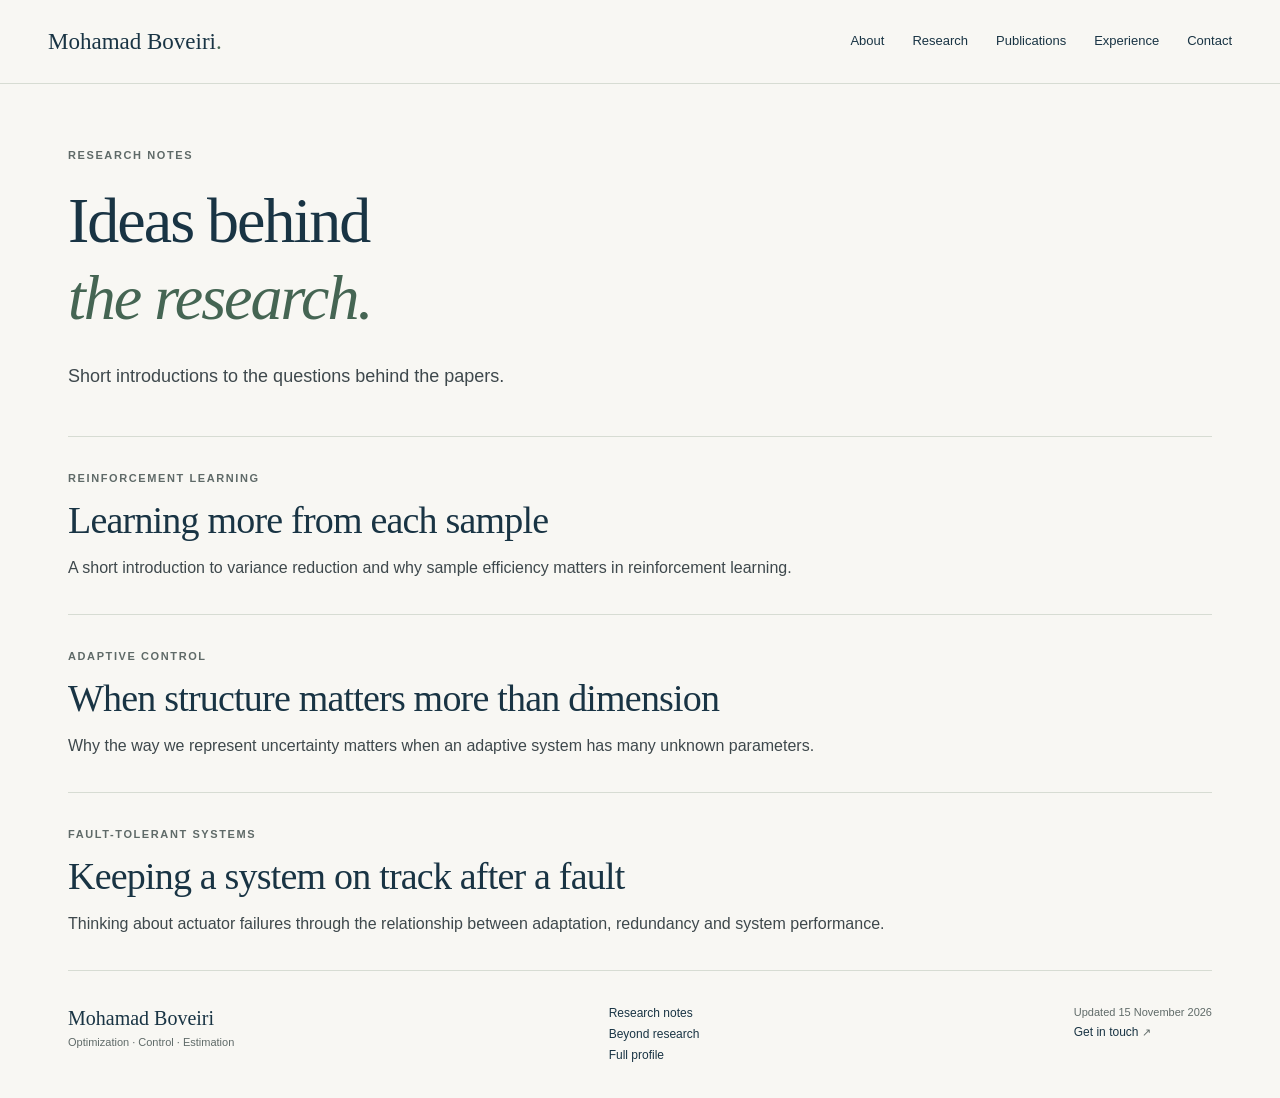
<file: blog/index.html>
<!doctype html>
<html lang="en">
<head>
  <meta charset="utf-8">
  <meta name="viewport" content="width=device-width, initial-scale=1">
  <title>Research notes · Mohamad Boveiri</title>
  <meta name="description" content="Mohamad Boveiri, PhD researcher at TU Delft. Optimization, control, and estimation. Research, publications and professional experience.">
  <meta name="theme-color" content="#f8f7f3">
  <meta property="og:title" content="Research notes · Mohamad Boveiri">
  <meta property="og:description" content="Mohamad Boveiri, PhD researcher at TU Delft. Optimization, control, and estimation. Research, publications and professional experience.">
  <meta property="og:type" content="website">
  <link rel="icon" href="../assets/favicon.svg" type="image/svg+xml">
  <link rel="stylesheet" href="../assets/style.css">
  <script src="../assets/site.js" defer></script>
</head>
<body>
  <a class="skip-link" href="#main">Skip to content</a>
  <header class="site-header"><div class="header-inner">
    <a class="wordmark" href="../index.html">Mohamad Boveiri<span class="wordmark-dot">.</span></a>
    <button class="menu-toggle" aria-expanded="false" aria-controls="main-nav">Menu <span aria-hidden="true">☰</span></button>
    <nav id="main-nav" aria-label="Main navigation"><a href="../index.html#about" class="">About</a><a href="../research/index.html" class="">Research</a><a href="../publications/index.html" class="">Publications</a><a href="../index.html#experience" class="">Experience</a><a href="../index.html#contact" class="">Contact</a></nav>
  </div></header>
  <main id="main" tabindex="-1"><div class="page-heading"><p class="eyebrow">Research notes</p><h1>Ideas behind<br><em>the research.</em></h1><p class="lede">Short introductions to the questions behind the papers.</p></div><article class="note-row"><p class="eyebrow">Reinforcement learning</p><h2><a href="../blog/variance-reduction-and-learning/index.html" class="">Learning more from each sample</a></h2><p>A short introduction to variance reduction and why sample efficiency matters in reinforcement learning.</p></article><article class="note-row"><p class="eyebrow">Adaptive control</p><h2><a href="../blog/structure-in-high-dimensions/index.html" class="">When structure matters more than dimension</a></h2><p>Why the way we represent uncertainty matters when an adaptive system has many unknown parameters.</p></article><article class="note-row"><p class="eyebrow">Fault-tolerant systems</p><h2><a href="../blog/control-after-component-failure/index.html" class="">Keeping a system on track after a fault</a></h2><p>Thinking about actuator failures through the relationship between adaptation, redundancy and system performance.</p></article></main>
  <footer class="site-footer">
    <div><a class="footer-name" href="../index.html">Mohamad Boveiri</a><span>Optimization · Control · Estimation</span></div>
    <div class="footer-links"><a href="../blog/index.html" class="">Research notes</a><a href="../personal/index.html" class="">Beyond research</a><a href="../about/index.html" class="">Full profile</a></div>
    <div><span>Updated 15 November 2026</span><a href="mailto:m.boveiri@tudelft.nl" class="">Get in touch <span aria-hidden="true">↗</span></a></div>
  </footer>
  <div class="toast" role="status" aria-live="polite"></div>
</body>
</html>
</file>
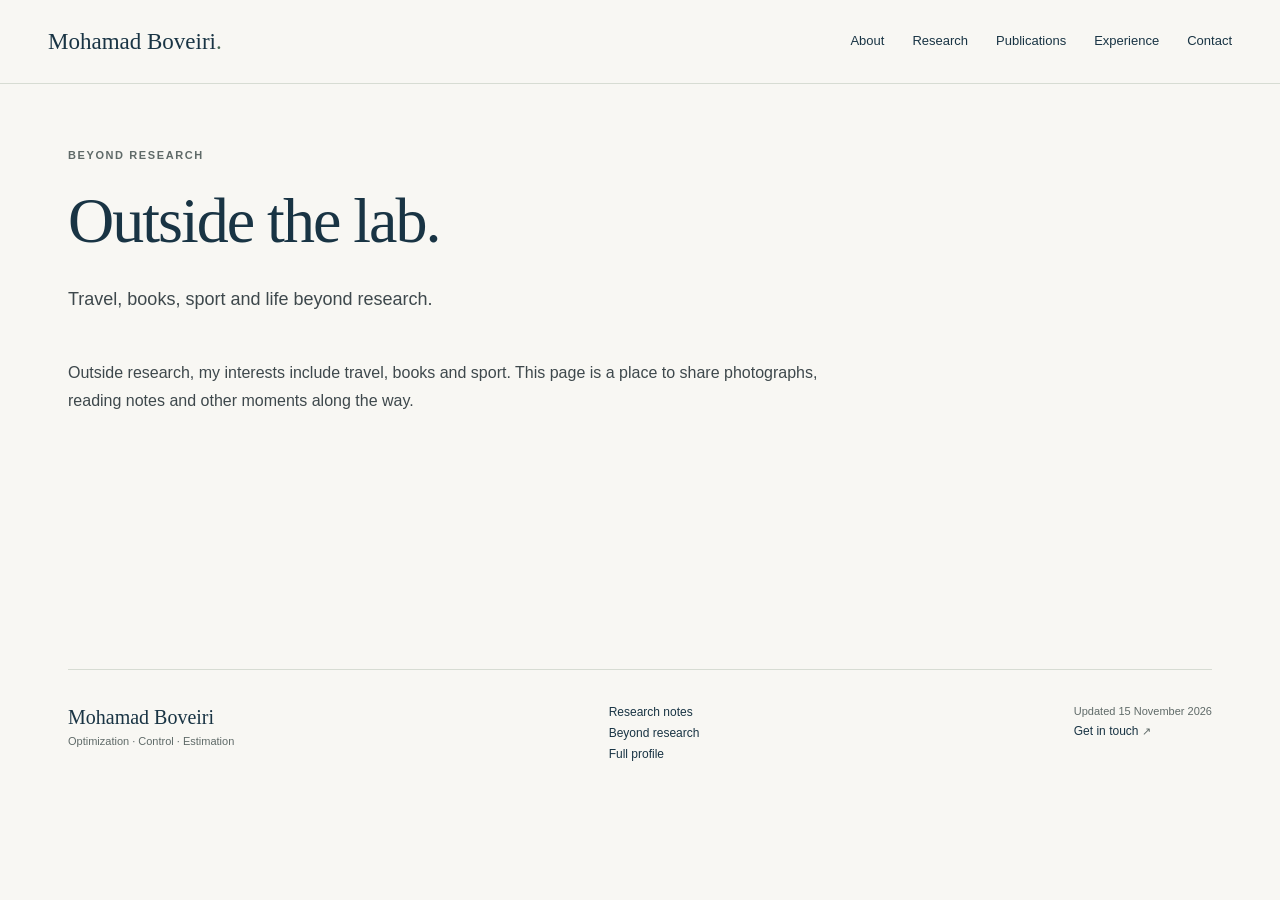
<file: personal/index.html>
<!doctype html>
<html lang="en">
<head>
  <meta charset="utf-8">
  <meta name="viewport" content="width=device-width, initial-scale=1">
  <title>Beyond research · Mohamad Boveiri</title>
  <meta name="description" content="Mohamad Boveiri, PhD researcher at TU Delft. Optimization, control, and estimation. Research, publications and professional experience.">
  <meta name="theme-color" content="#f8f7f3">
  <meta property="og:title" content="Beyond research · Mohamad Boveiri">
  <meta property="og:description" content="Mohamad Boveiri, PhD researcher at TU Delft. Optimization, control, and estimation. Research, publications and professional experience.">
  <meta property="og:type" content="website">
  <link rel="icon" href="../assets/favicon.svg" type="image/svg+xml">
  <link rel="stylesheet" href="../assets/style.css">
  <script src="../assets/site.js" defer></script>
</head>
<body>
  <a class="skip-link" href="#main">Skip to content</a>
  <header class="site-header"><div class="header-inner">
    <a class="wordmark" href="../index.html">Mohamad Boveiri<span class="wordmark-dot">.</span></a>
    <button class="menu-toggle" aria-expanded="false" aria-controls="main-nav">Menu <span aria-hidden="true">☰</span></button>
    <nav id="main-nav" aria-label="Main navigation"><a href="../index.html#about" class="">About</a><a href="../research/index.html" class="">Research</a><a href="../publications/index.html" class="">Publications</a><a href="../index.html#experience" class="">Experience</a><a href="../index.html#contact" class="">Contact</a></nav>
  </div></header>
  <main id="main" tabindex="-1"><div class="page-heading"><p class="eyebrow">Beyond research</p><h1>Outside the lab.</h1><p class="lede">Travel, books, sport and life beyond research.</p></div><div class="prose"><p>Outside research, my interests include travel, books and sport. This page is a place to share photographs, reading notes and other moments along the way.</p></div></main>
  <footer class="site-footer">
    <div><a class="footer-name" href="../index.html">Mohamad Boveiri</a><span>Optimization · Control · Estimation</span></div>
    <div class="footer-links"><a href="../blog/index.html" class="">Research notes</a><a href="../personal/index.html" class="">Beyond research</a><a href="../about/index.html" class="">Full profile</a></div>
    <div><span>Updated 15 November 2026</span><a href="mailto:m.boveiri@tudelft.nl" class="">Get in touch <span aria-hidden="true">↗</span></a></div>
  </footer>
  <div class="toast" role="status" aria-live="polite"></div>
</body>
</html>
</file>
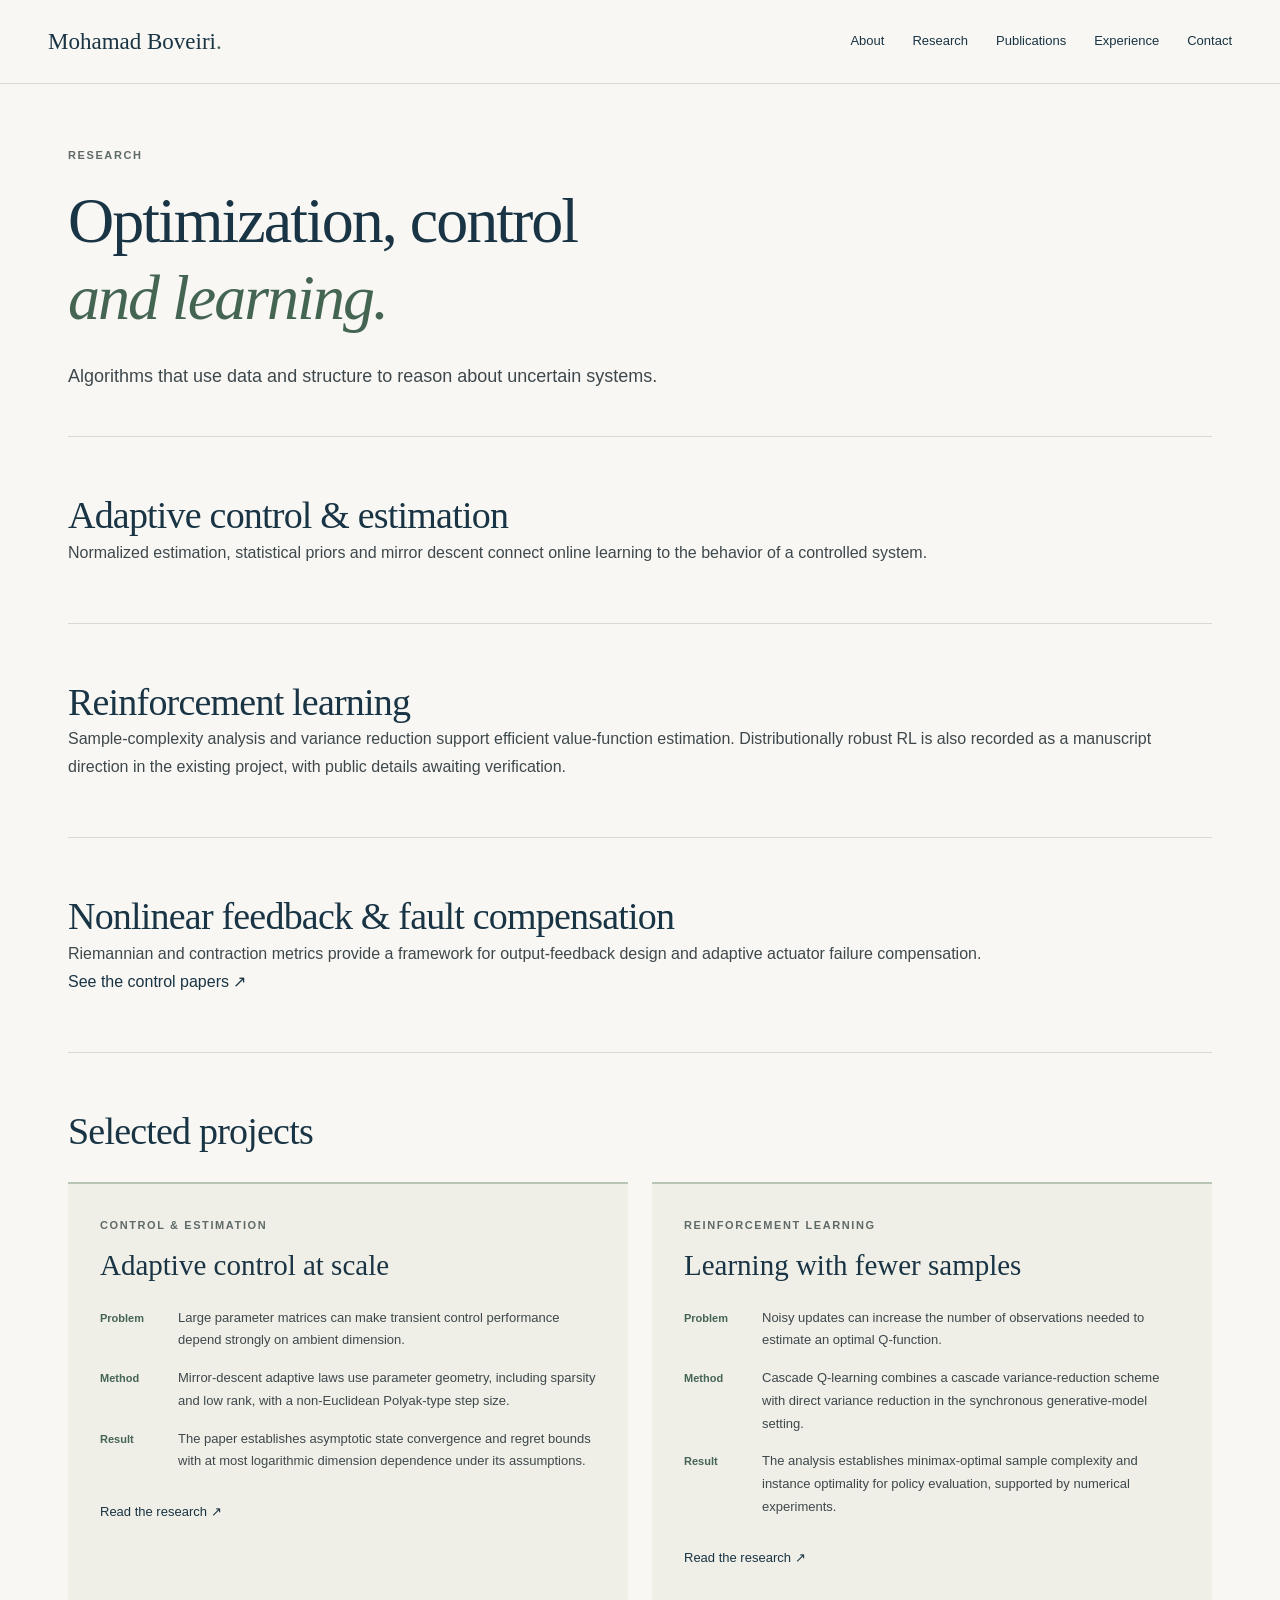
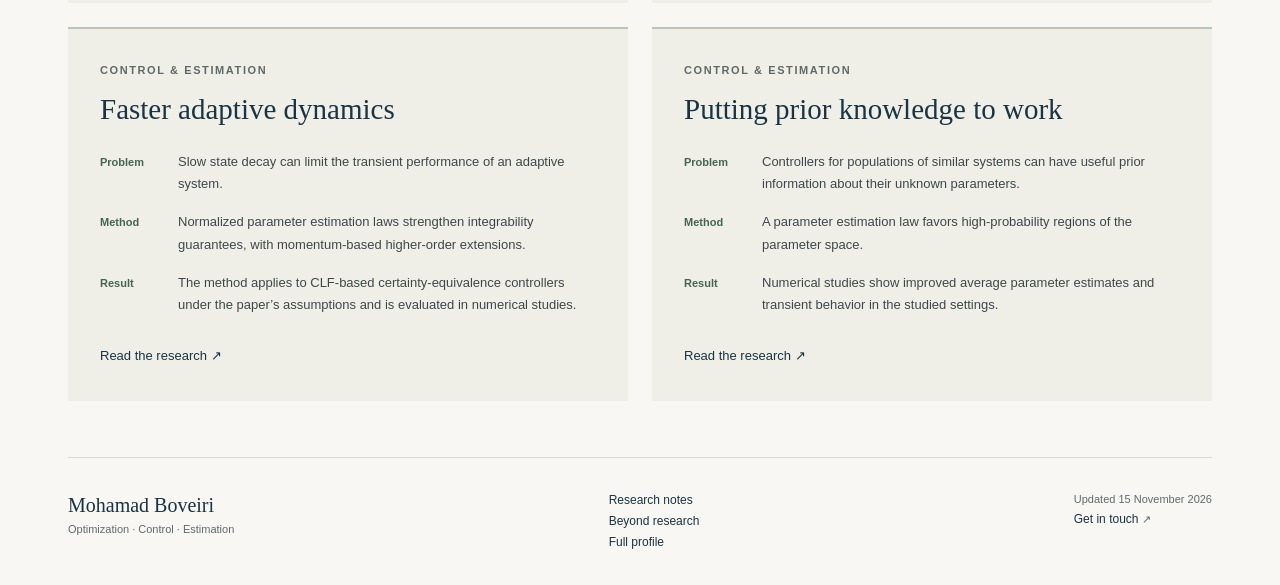
<file: research/index.html>
<!doctype html>
<html lang="en">
<head>
  <meta charset="utf-8">
  <meta name="viewport" content="width=device-width, initial-scale=1">
  <title>Research · Mohamad Boveiri</title>
  <meta name="description" content="Mohamad Boveiri, PhD researcher at TU Delft. Optimization, control, and estimation. Research, publications and professional experience.">
  <meta name="theme-color" content="#f8f7f3">
  <meta property="og:title" content="Research · Mohamad Boveiri">
  <meta property="og:description" content="Mohamad Boveiri, PhD researcher at TU Delft. Optimization, control, and estimation. Research, publications and professional experience.">
  <meta property="og:type" content="website">
  <link rel="icon" href="../assets/favicon.svg" type="image/svg+xml">
  <link rel="stylesheet" href="../assets/style.css">
  <script src="../assets/site.js" defer></script>
</head>
<body>
  <a class="skip-link" href="#main">Skip to content</a>
  <header class="site-header"><div class="header-inner">
    <a class="wordmark" href="../index.html">Mohamad Boveiri<span class="wordmark-dot">.</span></a>
    <button class="menu-toggle" aria-expanded="false" aria-controls="main-nav">Menu <span aria-hidden="true">☰</span></button>
    <nav id="main-nav" aria-label="Main navigation"><a href="../index.html#about" class="">About</a><a href="../research/index.html" class="">Research</a><a href="../publications/index.html" class="">Publications</a><a href="../index.html#experience" class="">Experience</a><a href="../index.html#contact" class="">Contact</a></nav>
  </div></header>
  <main id="main" tabindex="-1"><div class="page-heading"><p class="eyebrow">Research</p><h1>Optimization, control<br><em>and learning.</em></h1><p class="lede">Algorithms that use data and structure to reason about uncertain systems.</p></div><section id="adaptive-control" class="home-section"><h2>Adaptive control & estimation</h2><p>Normalized estimation, statistical priors and mirror descent connect online learning to the behavior of a controlled system.</p></section><section id="learning" class="home-section"><h2>Reinforcement learning</h2><p>Sample-complexity analysis and variance reduction support efficient value-function estimation. Distributionally robust RL is also recorded as a manuscript direction in the existing project, with public details awaiting verification.</p></section><section id="reliability" class="home-section"><h2>Nonlinear feedback & fault compensation</h2><p>Riemannian and contraction metrics provide a framework for output-feedback design and adaptive actuator failure compensation.</p><a href="../publications/index.html#actuator-failure" class="">See the control papers <span aria-hidden="true">↗</span></a></section><section class="home-section"><h2 class="section-title">Selected projects</h2><div class="project-grid"><article class="project"><p class="eyebrow">Control &amp; estimation</p><h3>Adaptive control at scale</h3><dl><div><dt>Problem</dt><dd>Large parameter matrices can make transient control performance depend strongly on ambient dimension.</dd></div><div><dt>Method</dt><dd>Mirror-descent adaptive laws use parameter geometry, including sparsity and low rank, with a non-Euclidean Polyak-type step size.</dd></div><div><dt>Result</dt><dd>The paper establishes asymptotic state convergence and regret bounds with at most logarithmic dimension dependence under its assumptions.</dd></div></dl><a href="https://arxiv.org/abs/2608.02256" class="text-link" target="_blank" rel="noopener noreferrer">Read the research <span aria-hidden="true">↗</span></a></article><article class="project"><p class="eyebrow">Reinforcement learning</p><h3>Learning with fewer samples</h3><dl><div><dt>Problem</dt><dd>Noisy updates can increase the number of observations needed to estimate an optimal Q-function.</dd></div><div><dt>Method</dt><dd>Cascade Q-learning combines a cascade variance-reduction scheme with direct variance reduction in the synchronous generative-model setting.</dd></div><div><dt>Result</dt><dd>The analysis establishes minimax-optimal sample complexity and instance optimality for policy evaluation, supported by numerical experiments.</dd></div></dl><a href="https://arxiv.org/abs/2408.06544" class="text-link" target="_blank" rel="noopener noreferrer">Read the research <span aria-hidden="true">↗</span></a></article><article class="project"><p class="eyebrow">Control &amp; estimation</p><h3>Faster adaptive dynamics</h3><dl><div><dt>Problem</dt><dd>Slow state decay can limit the transient performance of an adaptive system.</dd></div><div><dt>Method</dt><dd>Normalized parameter estimation laws strengthen integrability guarantees, with momentum-based higher-order extensions.</dd></div><div><dt>Result</dt><dd>The method applies to CLF-based certainty-equivalence controllers under the paper’s assumptions and is evaluated in numerical studies.</dd></div></dl><a href="https://arxiv.org/abs/2510.17371" class="text-link" target="_blank" rel="noopener noreferrer">Read the research <span aria-hidden="true">↗</span></a></article><article class="project"><p class="eyebrow">Control &amp; estimation</p><h3>Putting prior knowledge to work</h3><dl><div><dt>Problem</dt><dd>Controllers for populations of similar systems can have useful prior information about their unknown parameters.</dd></div><div><dt>Method</dt><dd>A parameter estimation law favors high-probability regions of the parameter space.</dd></div><div><dt>Result</dt><dd>Numerical studies show improved average parameter estimates and transient behavior in the studied settings.</dd></div></dl><a href="https://research.tudelft.nl/en/publications/leveraging-statistical-prior-knowledge-in-adaptive-control-of-non/" class="text-link" target="_blank" rel="noopener noreferrer">Read the research <span aria-hidden="true">↗</span></a></article></div></section></main>
  <footer class="site-footer">
    <div><a class="footer-name" href="../index.html">Mohamad Boveiri</a><span>Optimization · Control · Estimation</span></div>
    <div class="footer-links"><a href="../blog/index.html" class="">Research notes</a><a href="../personal/index.html" class="">Beyond research</a><a href="../about/index.html" class="">Full profile</a></div>
    <div><span>Updated 15 November 2026</span><a href="mailto:m.boveiri@tudelft.nl" class="">Get in touch <span aria-hidden="true">↗</span></a></div>
  </footer>
  <div class="toast" role="status" aria-live="polite"></div>
</body>
</html>
</file>
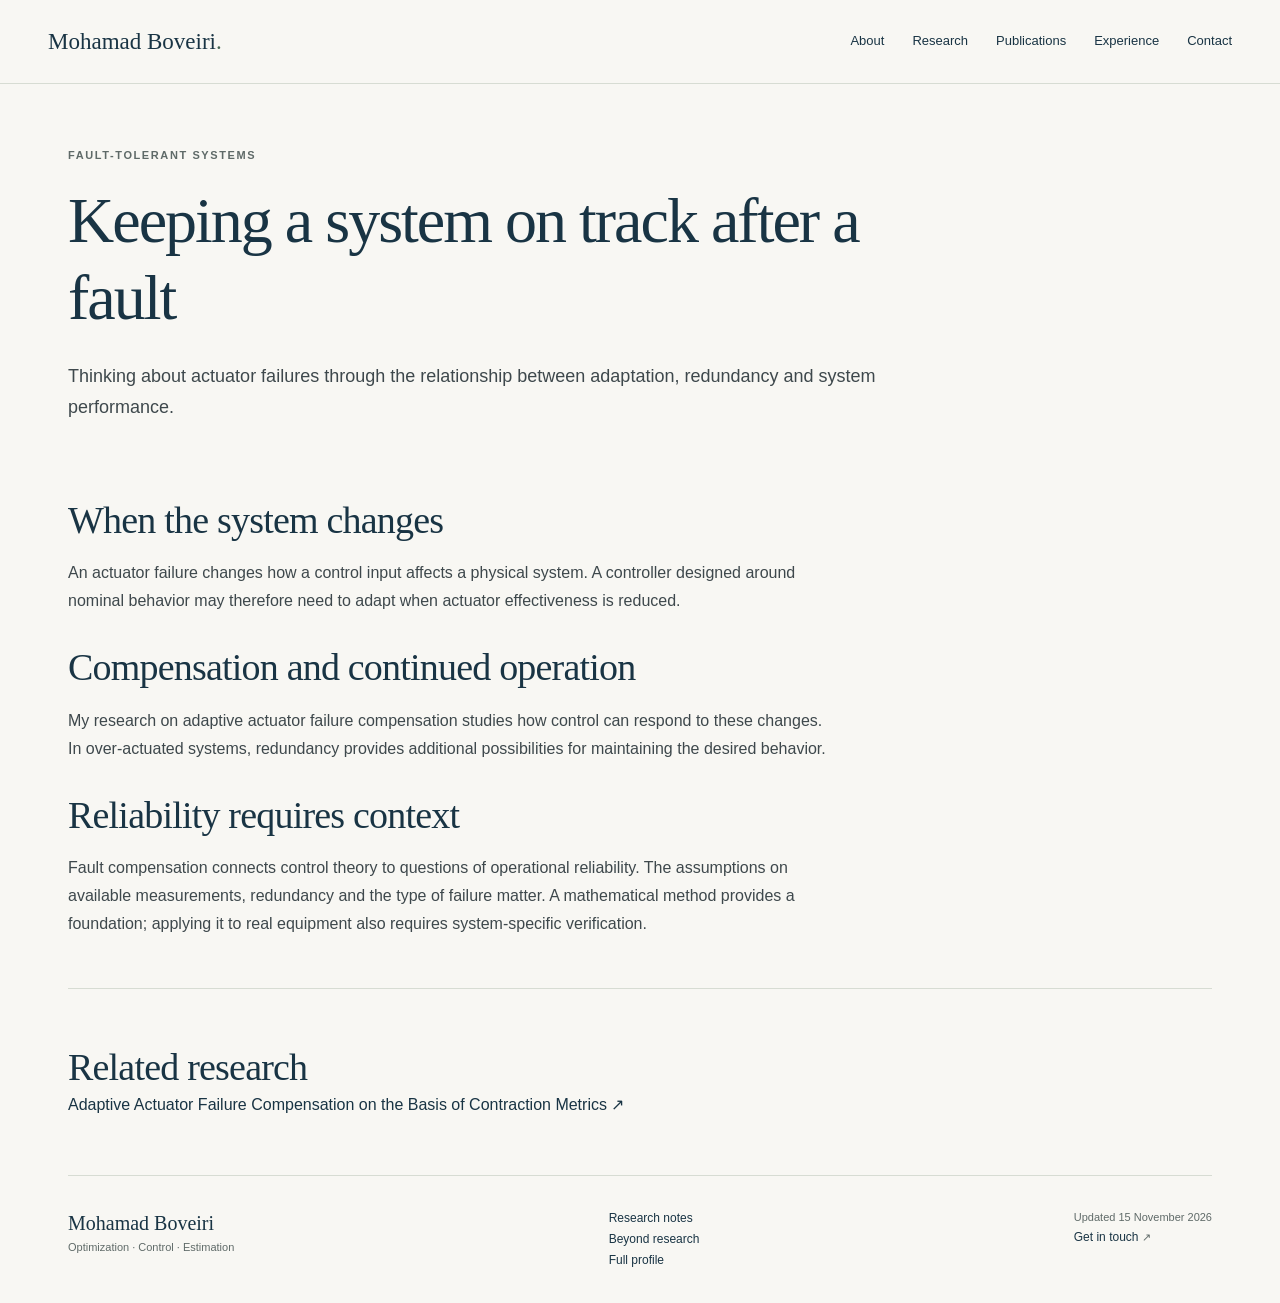
<file: blog/control-after-component-failure/index.html>
<!doctype html>
<html lang="en">
<head>
  <meta charset="utf-8">
  <meta name="viewport" content="width=device-width, initial-scale=1">
  <title>Keeping a system on track after a fault · Mohamad Boveiri</title>
  <meta name="description" content="Mohamad Boveiri, PhD researcher at TU Delft. Optimization, control, and estimation. Research, publications and professional experience.">
  <meta name="theme-color" content="#f8f7f3">
  <meta property="og:title" content="Keeping a system on track after a fault · Mohamad Boveiri">
  <meta property="og:description" content="Mohamad Boveiri, PhD researcher at TU Delft. Optimization, control, and estimation. Research, publications and professional experience.">
  <meta property="og:type" content="website">
  <link rel="icon" href="../../assets/favicon.svg" type="image/svg+xml">
  <link rel="stylesheet" href="../../assets/style.css">
  <script src="../../assets/site.js" defer></script>
</head>
<body>
  <a class="skip-link" href="#main">Skip to content</a>
  <header class="site-header"><div class="header-inner">
    <a class="wordmark" href="../../index.html">Mohamad Boveiri<span class="wordmark-dot">.</span></a>
    <button class="menu-toggle" aria-expanded="false" aria-controls="main-nav">Menu <span aria-hidden="true">☰</span></button>
    <nav id="main-nav" aria-label="Main navigation"><a href="../../index.html#about" class="">About</a><a href="../../research/index.html" class="">Research</a><a href="../../publications/index.html" class="">Publications</a><a href="../../index.html#experience" class="">Experience</a><a href="../../index.html#contact" class="">Contact</a></nav>
  </div></header>
  <main id="main" tabindex="-1"><div class="page-heading"><p class="eyebrow">Fault-tolerant systems</p><h1>Keeping a system on track after a fault</h1><p class="lede">Thinking about actuator failures through the relationship between adaptation, redundancy and system performance.</p></div><div class="prose"><h2>When the system changes</h2><p>An actuator failure changes how a control input affects a physical system. A controller designed around nominal behavior may therefore need to adapt when actuator effectiveness is reduced.</p><h2>Compensation and continued operation</h2><p>My research on adaptive actuator failure compensation studies how control can respond to these changes. In over-actuated systems, redundancy provides additional possibilities for maintaining the desired behavior.</p><h2>Reliability requires context</h2><p>Fault compensation connects control theory to questions of operational reliability. The assumptions on available measurements, redundancy and the type of failure matter. A mathematical method provides a foundation; applying it to real equipment also requires system-specific verification.</p></div><section class="home-section"><h2>Related research</h2><a href="../../publications/index.html#actuator-failure" class="">Adaptive Actuator Failure Compensation on the Basis of Contraction Metrics <span aria-hidden="true">↗</span></a></section></main>
  <footer class="site-footer">
    <div><a class="footer-name" href="../../index.html">Mohamad Boveiri</a><span>Optimization · Control · Estimation</span></div>
    <div class="footer-links"><a href="../../blog/index.html" class="">Research notes</a><a href="../../personal/index.html" class="">Beyond research</a><a href="../../about/index.html" class="">Full profile</a></div>
    <div><span>Updated 15 November 2026</span><a href="mailto:m.boveiri@tudelft.nl" class="">Get in touch <span aria-hidden="true">↗</span></a></div>
  </footer>
  <div class="toast" role="status" aria-live="polite"></div>
</body>
</html>
</file>
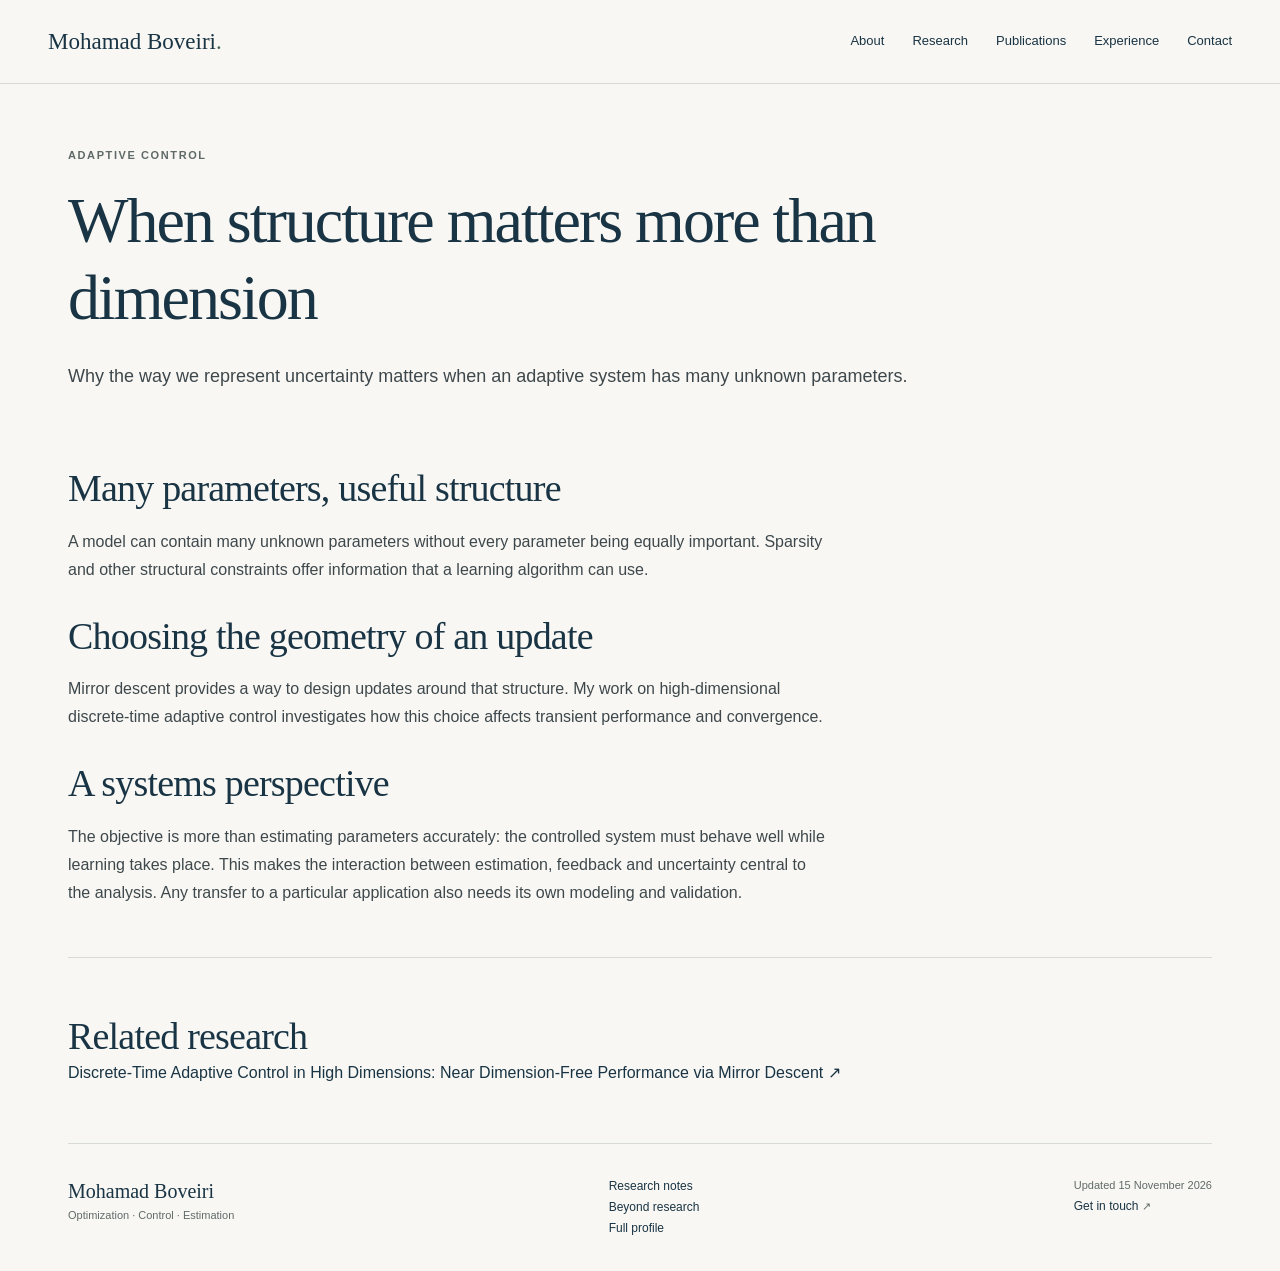
<file: blog/structure-in-high-dimensions/index.html>
<!doctype html>
<html lang="en">
<head>
  <meta charset="utf-8">
  <meta name="viewport" content="width=device-width, initial-scale=1">
  <title>When structure matters more than dimension · Mohamad Boveiri</title>
  <meta name="description" content="Mohamad Boveiri, PhD researcher at TU Delft. Optimization, control, and estimation. Research, publications and professional experience.">
  <meta name="theme-color" content="#f8f7f3">
  <meta property="og:title" content="When structure matters more than dimension · Mohamad Boveiri">
  <meta property="og:description" content="Mohamad Boveiri, PhD researcher at TU Delft. Optimization, control, and estimation. Research, publications and professional experience.">
  <meta property="og:type" content="website">
  <link rel="icon" href="../../assets/favicon.svg" type="image/svg+xml">
  <link rel="stylesheet" href="../../assets/style.css">
  <script src="../../assets/site.js" defer></script>
</head>
<body>
  <a class="skip-link" href="#main">Skip to content</a>
  <header class="site-header"><div class="header-inner">
    <a class="wordmark" href="../../index.html">Mohamad Boveiri<span class="wordmark-dot">.</span></a>
    <button class="menu-toggle" aria-expanded="false" aria-controls="main-nav">Menu <span aria-hidden="true">☰</span></button>
    <nav id="main-nav" aria-label="Main navigation"><a href="../../index.html#about" class="">About</a><a href="../../research/index.html" class="">Research</a><a href="../../publications/index.html" class="">Publications</a><a href="../../index.html#experience" class="">Experience</a><a href="../../index.html#contact" class="">Contact</a></nav>
  </div></header>
  <main id="main" tabindex="-1"><div class="page-heading"><p class="eyebrow">Adaptive control</p><h1>When structure matters more than dimension</h1><p class="lede">Why the way we represent uncertainty matters when an adaptive system has many unknown parameters.</p></div><div class="prose"><h2>Many parameters, useful structure</h2><p>A model can contain many unknown parameters without every parameter being equally important. Sparsity and other structural constraints offer information that a learning algorithm can use.</p><h2>Choosing the geometry of an update</h2><p>Mirror descent provides a way to design updates around that structure. My work on high-dimensional discrete-time adaptive control investigates how this choice affects transient performance and convergence.</p><h2>A systems perspective</h2><p>The objective is more than estimating parameters accurately: the controlled system must behave well while learning takes place. This makes the interaction between estimation, feedback and uncertainty central to the analysis. Any transfer to a particular application also needs its own modeling and validation.</p></div><section class="home-section"><h2>Related research</h2><a href="../../publications/index.html#high-dimensional-control" class="">Discrete-Time Adaptive Control in High Dimensions: Near Dimension-Free Performance via Mirror Descent <span aria-hidden="true">↗</span></a></section></main>
  <footer class="site-footer">
    <div><a class="footer-name" href="../../index.html">Mohamad Boveiri</a><span>Optimization · Control · Estimation</span></div>
    <div class="footer-links"><a href="../../blog/index.html" class="">Research notes</a><a href="../../personal/index.html" class="">Beyond research</a><a href="../../about/index.html" class="">Full profile</a></div>
    <div><span>Updated 15 November 2026</span><a href="mailto:m.boveiri@tudelft.nl" class="">Get in touch <span aria-hidden="true">↗</span></a></div>
  </footer>
  <div class="toast" role="status" aria-live="polite"></div>
</body>
</html>
</file>
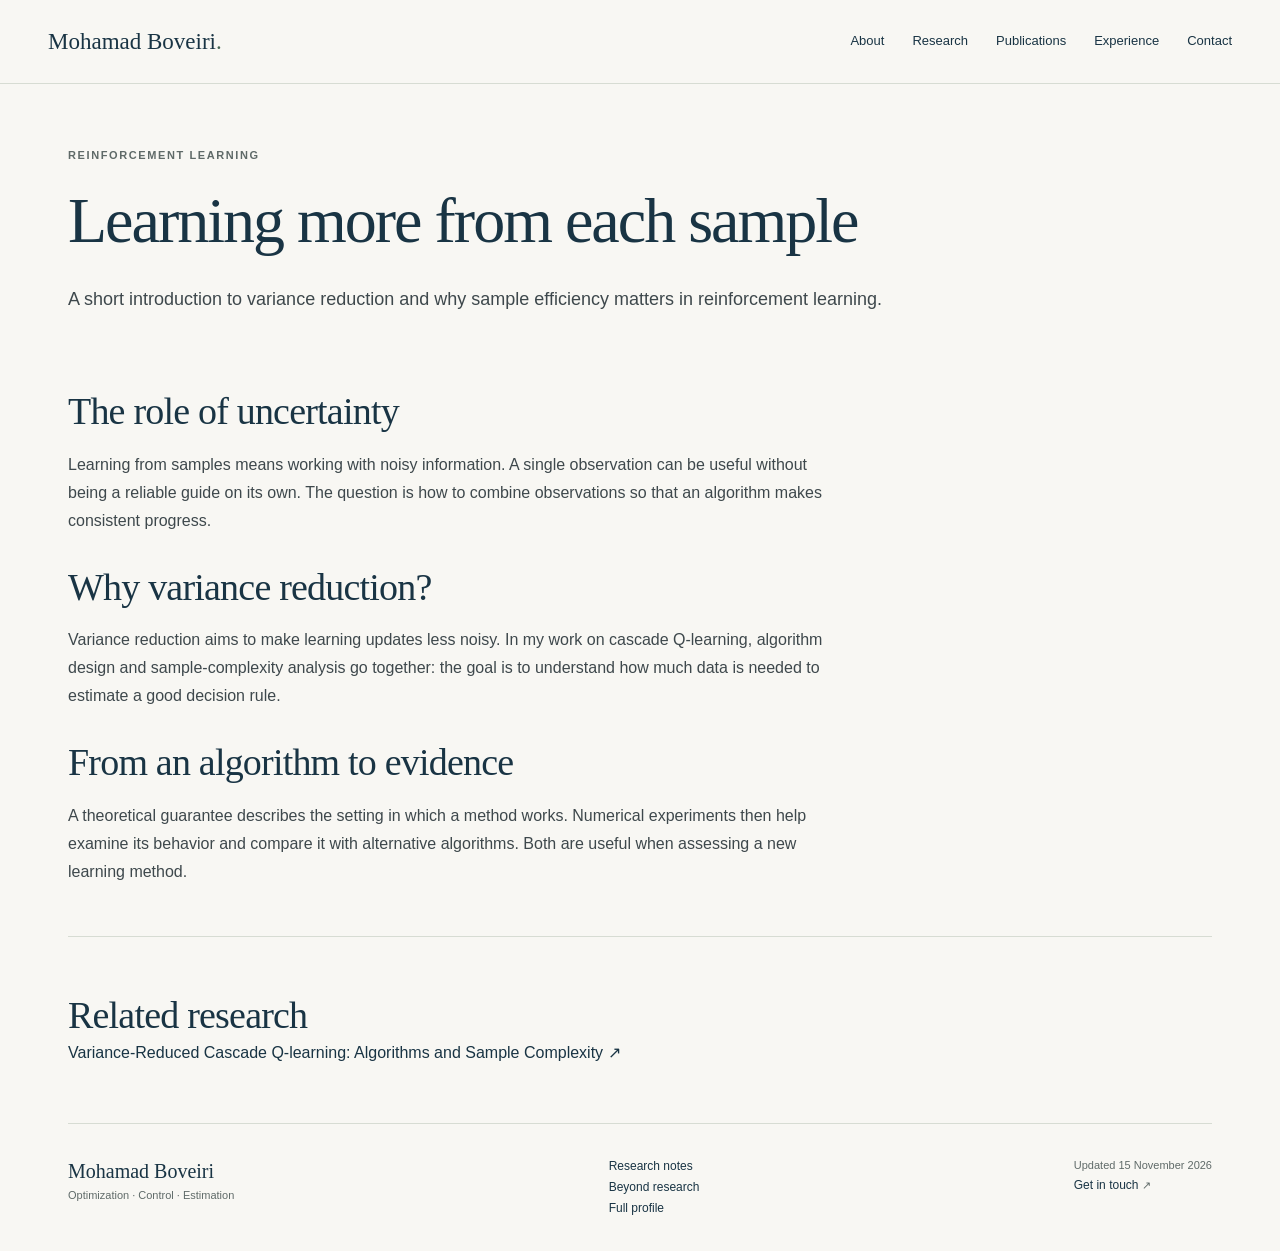
<file: blog/variance-reduction-and-learning/index.html>
<!doctype html>
<html lang="en">
<head>
  <meta charset="utf-8">
  <meta name="viewport" content="width=device-width, initial-scale=1">
  <title>Learning more from each sample · Mohamad Boveiri</title>
  <meta name="description" content="Mohamad Boveiri, PhD researcher at TU Delft. Optimization, control, and estimation. Research, publications and professional experience.">
  <meta name="theme-color" content="#f8f7f3">
  <meta property="og:title" content="Learning more from each sample · Mohamad Boveiri">
  <meta property="og:description" content="Mohamad Boveiri, PhD researcher at TU Delft. Optimization, control, and estimation. Research, publications and professional experience.">
  <meta property="og:type" content="website">
  <link rel="icon" href="../../assets/favicon.svg" type="image/svg+xml">
  <link rel="stylesheet" href="../../assets/style.css">
  <script src="../../assets/site.js" defer></script>
</head>
<body>
  <a class="skip-link" href="#main">Skip to content</a>
  <header class="site-header"><div class="header-inner">
    <a class="wordmark" href="../../index.html">Mohamad Boveiri<span class="wordmark-dot">.</span></a>
    <button class="menu-toggle" aria-expanded="false" aria-controls="main-nav">Menu <span aria-hidden="true">☰</span></button>
    <nav id="main-nav" aria-label="Main navigation"><a href="../../index.html#about" class="">About</a><a href="../../research/index.html" class="">Research</a><a href="../../publications/index.html" class="">Publications</a><a href="../../index.html#experience" class="">Experience</a><a href="../../index.html#contact" class="">Contact</a></nav>
  </div></header>
  <main id="main" tabindex="-1"><div class="page-heading"><p class="eyebrow">Reinforcement learning</p><h1>Learning more from each sample</h1><p class="lede">A short introduction to variance reduction and why sample efficiency matters in reinforcement learning.</p></div><div class="prose"><h2>The role of uncertainty</h2><p>Learning from samples means working with noisy information. A single observation can be useful without being a reliable guide on its own. The question is how to combine observations so that an algorithm makes consistent progress.</p><h2>Why variance reduction?</h2><p>Variance reduction aims to make learning updates less noisy. In my work on cascade Q-learning, algorithm design and sample-complexity analysis go together: the goal is to understand how much data is needed to estimate a good decision rule.</p><h2>From an algorithm to evidence</h2><p>A theoretical guarantee describes the setting in which a method works. Numerical experiments then help examine its behavior and compare it with alternative algorithms. Both are useful when assessing a new learning method.</p></div><section class="home-section"><h2>Related research</h2><a href="../../publications/index.html#cascade-q-learning" class="">Variance-Reduced Cascade Q-learning: Algorithms and Sample Complexity <span aria-hidden="true">↗</span></a></section></main>
  <footer class="site-footer">
    <div><a class="footer-name" href="../../index.html">Mohamad Boveiri</a><span>Optimization · Control · Estimation</span></div>
    <div class="footer-links"><a href="../../blog/index.html" class="">Research notes</a><a href="../../personal/index.html" class="">Beyond research</a><a href="../../about/index.html" class="">Full profile</a></div>
    <div><span>Updated 15 November 2026</span><a href="mailto:m.boveiri@tudelft.nl" class="">Get in touch <span aria-hidden="true">↗</span></a></div>
  </footer>
  <div class="toast" role="status" aria-live="polite"></div>
</body>
</html>
</file>
<file: assets/style.css>
:root {
  --bg: #f8f7f3;
  --surface: #efeee7;
  --ink: #193444;
  --text: #3e484c;
  --muted: #5f6a68;
  --line: #d7dcd3;
  --accent: #456553;
  --serif: Georgia, 'Times New Roman', serif;
  --sans: -apple-system, BlinkMacSystemFont, 'Segoe UI', Arial, sans-serif;
}
* { box-sizing: border-box; }
[hidden] { display: none !important; }
html { scroll-behavior: smooth; scroll-padding-top: 115px; }
body { margin: 0; background: var(--bg); color: var(--text); font: 16px/1.75 var(--sans); -webkit-font-smoothing: antialiased; }
a { color: var(--ink); text-decoration: none; text-underline-offset: 5px; }
a:hover { color: var(--accent); text-decoration: underline; }
a:focus-visible, button:focus-visible, input:focus-visible, summary:focus-visible { outline: 2px solid var(--accent); outline-offset: 5px; }
button, input { font: inherit; }
button { cursor: pointer; }
h1, h2, h3, p, figure { margin: 0; }
h1, h2, h3 { font-family: var(--serif); font-weight: 400; color: var(--ink); line-height: 1.2; }
h1 { font-size: clamp(42px, 5vw, 68px); letter-spacing: -2px; }
h2 { font-size: clamp(29px, 3vw, 38px); letter-spacing: -.8px; }
h3 { font-size: 24px; }
p + p { margin-top: 18px; }
em { color: var(--accent); }
::selection { background: #dce4d5; }
.site-header { position: sticky; top: 0; z-index: 20; background: rgba(248,247,243,.97); border-bottom: 1px solid var(--line); }
.header-inner { max-width: 1320px; margin: auto; padding: 22px 48px; display: flex; justify-content: space-between; align-items: center; gap: 24px; }
.wordmark { font: 23px/1.2 var(--serif); white-space: nowrap; }
.wordmark-dot { color: var(--accent); }
nav { display: flex; gap: 28px; }
nav a { font-size: 13px; padding: 8px 0; }
.menu-toggle { display: none; }
main { max-width: 1240px; margin: auto; padding: 0 48px; min-height: 65vh; }
.home-grid { display: grid; grid-template-columns: minmax(0,1.3fr) minmax(0,.85fr); gap: 72px; padding: 64px 0 70px; align-items: center; }
.eyebrow { font-size: 11px; letter-spacing: 1.6px; text-transform: uppercase; font-weight: 600; color: var(--muted); }
.home-name { font-size: clamp(56px,6.4vw,86px); line-height: .99; margin: 24px 0; letter-spacing: -3px; }
.home-statement { font: 33px/1.25 var(--serif); color: var(--ink); margin: 28px 0 20px; letter-spacing: -.5px; }
.home-bio { max-width: 480px; font-size: 16px; }
.hero-links { display: flex; align-items: center; gap: 26px; margin-top: 30px; flex-wrap: wrap; }
.button { display: inline-flex; align-items: center; justify-content: center; gap: 22px; padding: 12px 20px; font-size: 13px; border: 1px solid var(--ink); background: transparent; }
.button-dark { background: var(--ink); color: #fff; }
.button-dark:hover { background: var(--accent); color: white; text-decoration: none; }
.text-link { font-size: 13px; }
.hero-location { color: var(--muted); font-size: 12px; margin-top: 30px; }
.hero-location span { white-space: nowrap; }
.portrait-frame { height: 480px; overflow: hidden; background: #c6d3d8; border-radius: 180px 180px 4px 4px; }
.portrait-frame img { width: 100%; height: 100%; display: block; object-fit: cover; object-position: 51% center; transform: scale(1.4); transform-origin: 51% 80%; }
figcaption { color: var(--muted); font-size: 11px; margin-top: 12px; }
.home-section { padding: 56px 0; border-top: 1px solid var(--line); }
.section-heading { display: flex; justify-content: space-between; align-items: end; gap: 24px; margin-bottom: 28px; }
.section-heading .eyebrow { margin-bottom: 10px; }
.section-heading > a { font-size: 13px; }
.section-title { margin-bottom: 28px; }
.research-strips { display: grid; grid-template-columns: repeat(3,minmax(0,1fr)); gap: 40px; }
.research-strips h3 { margin-bottom: 10px; }
.research-strips p { font-size: 14px; color: var(--muted); }
.profile-copy { max-width: 860px; columns: 2; column-gap: 44px; }
.profile-copy p { font-size: 15px; margin-bottom: 20px; break-inside: avoid; }
.profile-copy p + p { margin-top: 0; }
.source-links { display: flex; flex-wrap: wrap; gap: 24px; margin-top: 22px; font-size: 12px; }
.project-grid { display: grid; grid-template-columns: repeat(2,minmax(0,1fr)); gap: 24px; }
.project { background: var(--surface); padding: 32px; border-top: 2px solid #b9c6b6; }
.project h3 { font-size: 29px; margin-top: 12px; }
.project dl { margin: 24px 0; }
.project dl > div { display: grid; grid-template-columns: 64px 1fr; gap: 14px; margin: 15px 0; }
.project dt { font-size: 11px; color: var(--accent); font-weight: 600; padding-top: 2px; }
.project dd { margin: 0; font-size: 13px; }
.paper { display: grid; grid-template-columns: 65px minmax(0,1fr); gap: 24px; padding: 27px 0; border-top: 1px solid var(--line); }
.paper-year { font: 21px/1.5 var(--serif); color: var(--muted); padding-top: 24px; }
.paper-topline { display: flex; gap: 14px; align-items: center; flex-wrap: wrap; margin-bottom: 8px; }
.topic-label { font-size: 11px; color: var(--muted); }
.badge { font-size: 10px; background: #e4eade; color: #35523f; padding: 2px 8px; }
.paper h3 { font-size: 24px; line-height: 1.35; }
.authors { font-size: 13px; margin-top: 10px; }
.venue { font-size: 12px; color: var(--muted); margin-top: 4px; }
.paper-description { font-size: 14px; margin-top: 14px; }
.paper-links { display: flex; gap: 20px; align-items: start; flex-wrap: wrap; font-size: 12px; margin-top: 13px; }
.paper-links a, .paper-links summary { color: var(--accent); }
.citation { max-width: 100%; }
.citation summary { cursor: pointer; }
.citation[open] { width: 100%; order: 2; }
.citation-body { padding: 20px; margin-top: 14px; background: var(--surface); }
pre { white-space: pre-wrap; overflow-wrap: anywhere; font-size: 12px; }
.copy-citation { border: 1px solid var(--line); background: var(--bg); padding: 7px 12px; font-size: 12px; }
.timeline > div { display: grid; grid-template-columns: 180px 1fr; gap: 40px; padding: 24px 0; border-bottom: 1px solid var(--line); }
.timeline > div:last-child { border-bottom: 0; }
.timeline > div > span { font-size: 13px; color: var(--muted); }
.timeline h3 { font-size: 28px; }
.timeline p { font-size: 14px; margin-top: 8px; }
.timeline a { font-size: 12px; }
.role { font-weight: 600; }
.two-column-copy { display: grid; grid-template-columns: repeat(2,minmax(0,1fr)); gap: 44px; }
.two-column-copy h3 { margin-bottom: 14px; }
.two-column-copy p { font-size: 14px; }
.skills-grid { display: grid; grid-template-columns: repeat(3,minmax(0,1fr)); gap: 30px; }
.skills-grid h3 { font: 600 13px/1.5 var(--sans); margin-bottom: 10px; }
.skills-grid p { font-size: 14px; }
.review-note { font-size: 12px !important; color: #6d614b; margin-top: 15px; }
.contact-section { padding: 52px; background: var(--ink); margin: 24px 0 60px; color: #e0e7e5; }
.contact-section h2 { color: white; margin: 14px 0; }
.contact-section .eyebrow { color: #bccdc4; }
.contact-section .contact-link { color: white; font: 29px/1.4 var(--serif); display: inline-block; margin: 25px 0; overflow-wrap: anywhere; }
.contact-links { display: flex; gap: 28px; flex-wrap: wrap; }
.contact-links a { color: #d4e5da; font-size: 13px; }
.contact-section .review-note { color: #c7d2ce; }
.site-footer { max-width: 1144px; margin: 0 auto; padding: 32px 0; display: flex; justify-content: space-between; gap: 28px; border-top: 1px solid var(--line); }
.site-footer > div { display: flex; flex-direction: column; }
.footer-name { font: 20px/1.5 var(--serif); }
.site-footer span { font-size: 11px; color: var(--muted); }
.site-footer a:not(.footer-name) { font-size: 12px; }
.page-heading { padding: 62px 0 44px; max-width: 850px; }
.page-heading h1 { margin: 18px 0 24px; }
.lede { font-size: 18px; }
.publication-tools { padding: 20px 0; border-top: 1px solid var(--line); }
.search-box { display: block; border: 1px solid var(--line); background: #fff; padding: 10px 15px; max-width: 580px; }
.search-box input { width: 100%; border: none; background: transparent; padding: 4px; color: var(--ink); font-size: 14px; }
.filter-list { display: flex; flex-wrap: wrap; gap: 10px; margin-top: 18px; }
.filter-button { border: 1px solid var(--line); background: transparent; padding: 8px 12px; font-size: 12px; color: var(--ink); }
.filter-button[aria-pressed=true] { background: var(--ink); color: white; border-color: var(--ink); }
.results-count, .bibliography-note { font-size: 12px; color: var(--muted); margin: 20px 0; }
.bibliography-note { margin: 35px 0 60px; }
.bibliography-note a { text-decoration: underline; }
.no-results { padding: 40px 0; }
.no-results p { margin: 15px 0; }
.note-row { padding: 32px 0; border-top: 1px solid var(--line); }
.note-row h2 { margin: 10px 0; }
.prose { max-width: 760px; padding-bottom: 50px; }
.prose h2 { margin: 30px 0 16px; }
.toast { position: fixed; bottom: 25px; left: 50%; transform: translateX(-50%); background: var(--ink); color: white; padding: 12px 20px; opacity: 0; pointer-events: none; max-width: 90vw; z-index: 30; font-size: 13px; }
.toast.visible { opacity: 1; }
.sr-only, .skip-link { position: absolute; width: 1px; height: 1px; padding: 0; margin: -1px; overflow: hidden; clip: rect(0,0,0,0); white-space: nowrap; }
.skip-link:focus { position: fixed; width: auto; height: auto; clip: auto; padding: 12px; top: 10px; left: 10px; z-index: 40; background: white; }
@media (max-width: 1000px) {
  .header-inner { padding: 20px 30px; }
  nav { gap: 18px; }
  main { padding: 0 30px; }
  .home-grid { gap: 36px; }
  .portrait-frame { height: 440px; }
  .site-footer { margin: 0 30px; }
}
@media (max-width: 760px) {
  html { scroll-padding-top: 90px; }
  .header-inner { padding: 20px 22px; flex-wrap: wrap; gap: 0; }
  .wordmark { font-size: 21px; }
  .menu-toggle { display: block; border: none; background: transparent; color: var(--ink); font-size: 13px; padding: 5px; }
  nav { display: none; width: 100%; padding-top: 20px; flex-wrap: wrap; gap: 10px 24px; }
  nav.open { display: flex; }
  main { padding: 0 22px; }
  .home-grid { grid-template-columns: 1fr; padding: 42px 0; gap: 36px; }
  .home-name { font-size: 66px; }
  .home-statement { font-size: 30px; }
  .home-bio { font-size: 15px; }
  .hero-links { gap: 22px; }
  .hero-location { font-size: 11px; }
  .profile-aside { max-width: 420px; width: 100%; }
  .portrait-frame { height: 370px; border-radius: 140px 140px 3px 3px; }
  .home-section { padding: 36px 0; }
  .section-heading { flex-wrap: wrap; gap: 14px; }
  .research-strips, .project-grid, .two-column-copy, .skills-grid { grid-template-columns: 1fr; gap: 28px; }
  .profile-copy { columns: 1; }
  .project { padding: 25px 22px; }
  .project h3 { font-size: 27px; }
  .project dl > div { grid-template-columns: 54px 1fr; gap: 8px; }
  .paper { grid-template-columns: 39px minmax(0,1fr); gap: 13px; }
  .paper-year { font-size: 16px; }
  .paper h3 { font-size: 21px; }
  .authors { font-size: 12px; }
  .timeline > div { grid-template-columns: 1fr; gap: 10px; }
  .timeline h3 { font-size: 25px; }
  .skills-grid { grid-template-columns: repeat(2,minmax(0,1fr)); gap: 24px 18px; }
  .contact-section { padding: 28px 22px; margin-bottom: 35px; }
  .contact-section .contact-link { font-size: 24px; }
  .site-footer { margin: 0 22px; flex-wrap: wrap; }
  .page-heading { padding: 42px 0 30px; }
  .page-heading h1 { font-size: 44px; }
  .lede { font-size: 16px; }
}
@media (prefers-reduced-motion: reduce) { html { scroll-behavior: auto; } }
@media print {
  .site-header, .site-footer, .hero-links, .publication-tools, .toast { display: none; }
  body { background: white; color: #222; }
  main { max-width: none; padding: 0; }
  .home-grid { padding-top: 0; }
  .project, .paper, .timeline > div { break-inside: avoid; }
  .contact-section { background: #eee; color: #222; }
  .contact-section h2, .contact-section a, .contact-section .eyebrow, .contact-section .review-note { color: #222; }
}
</file>
